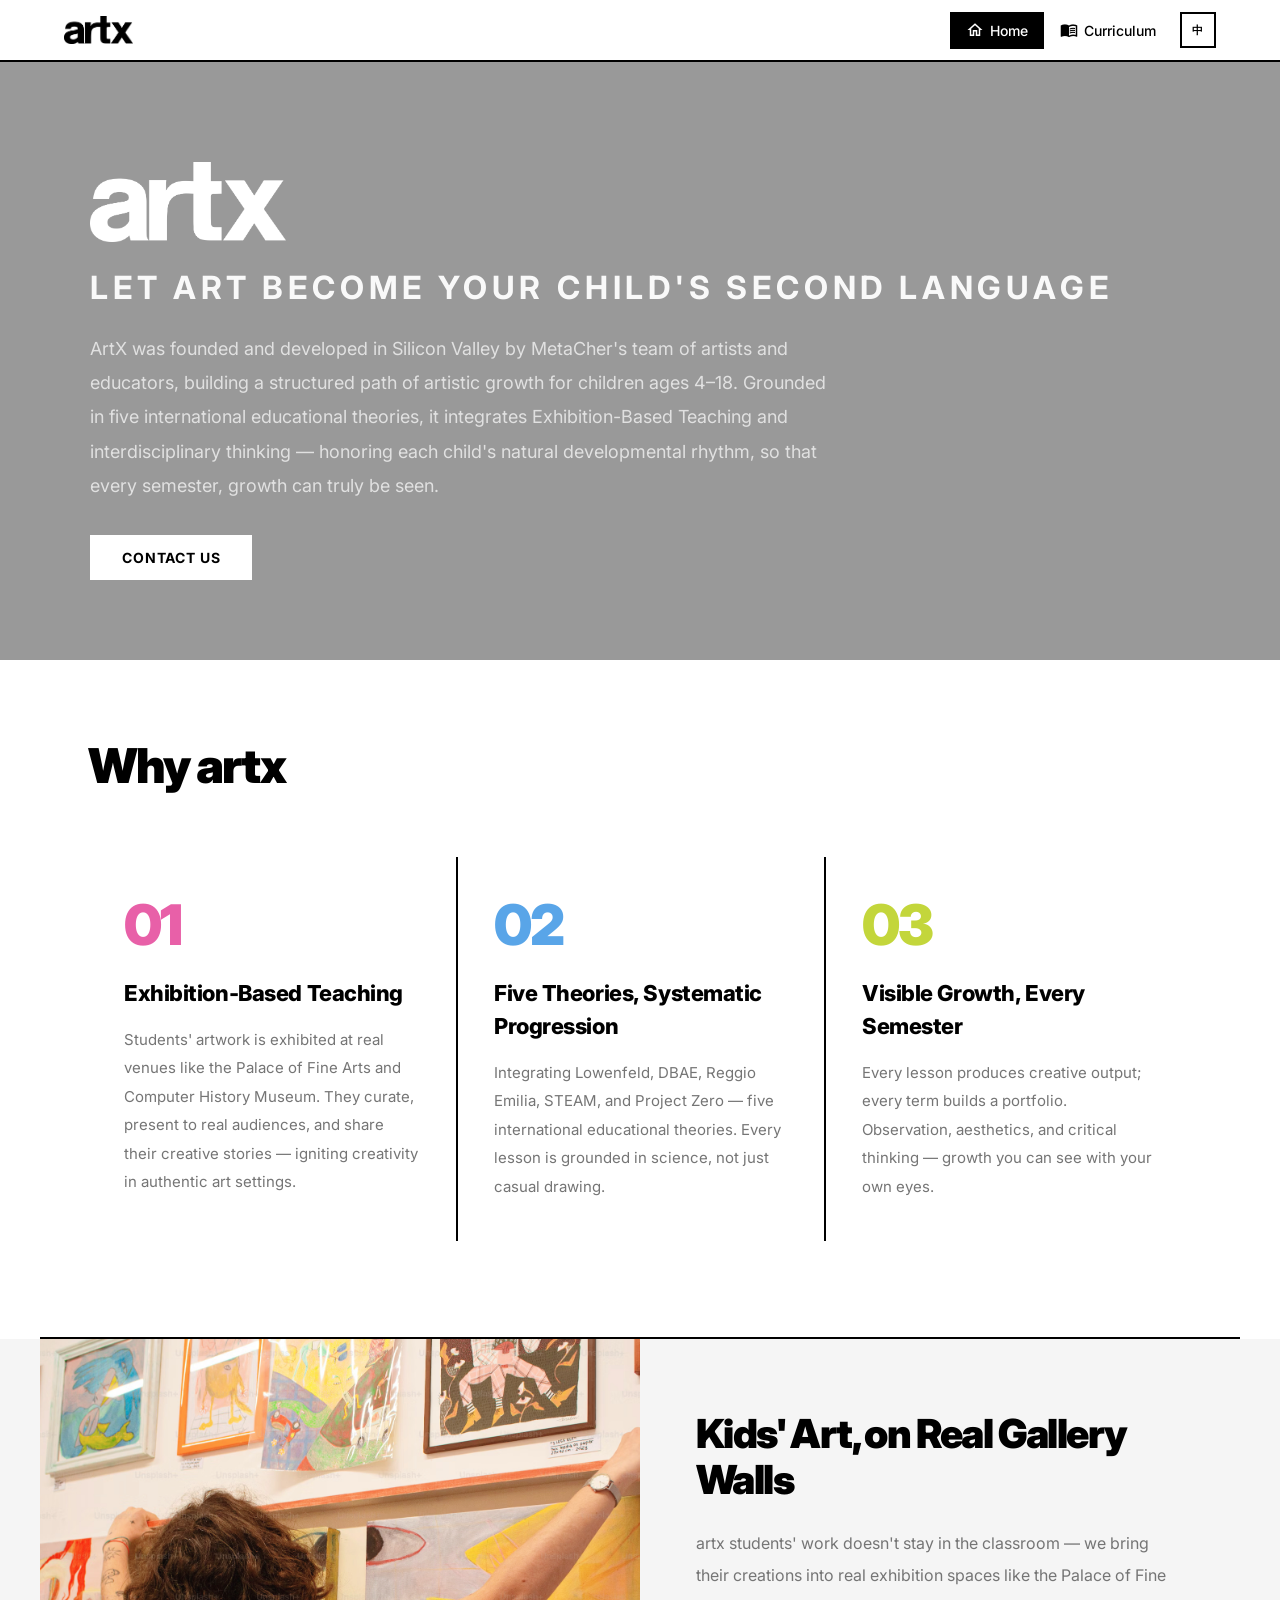
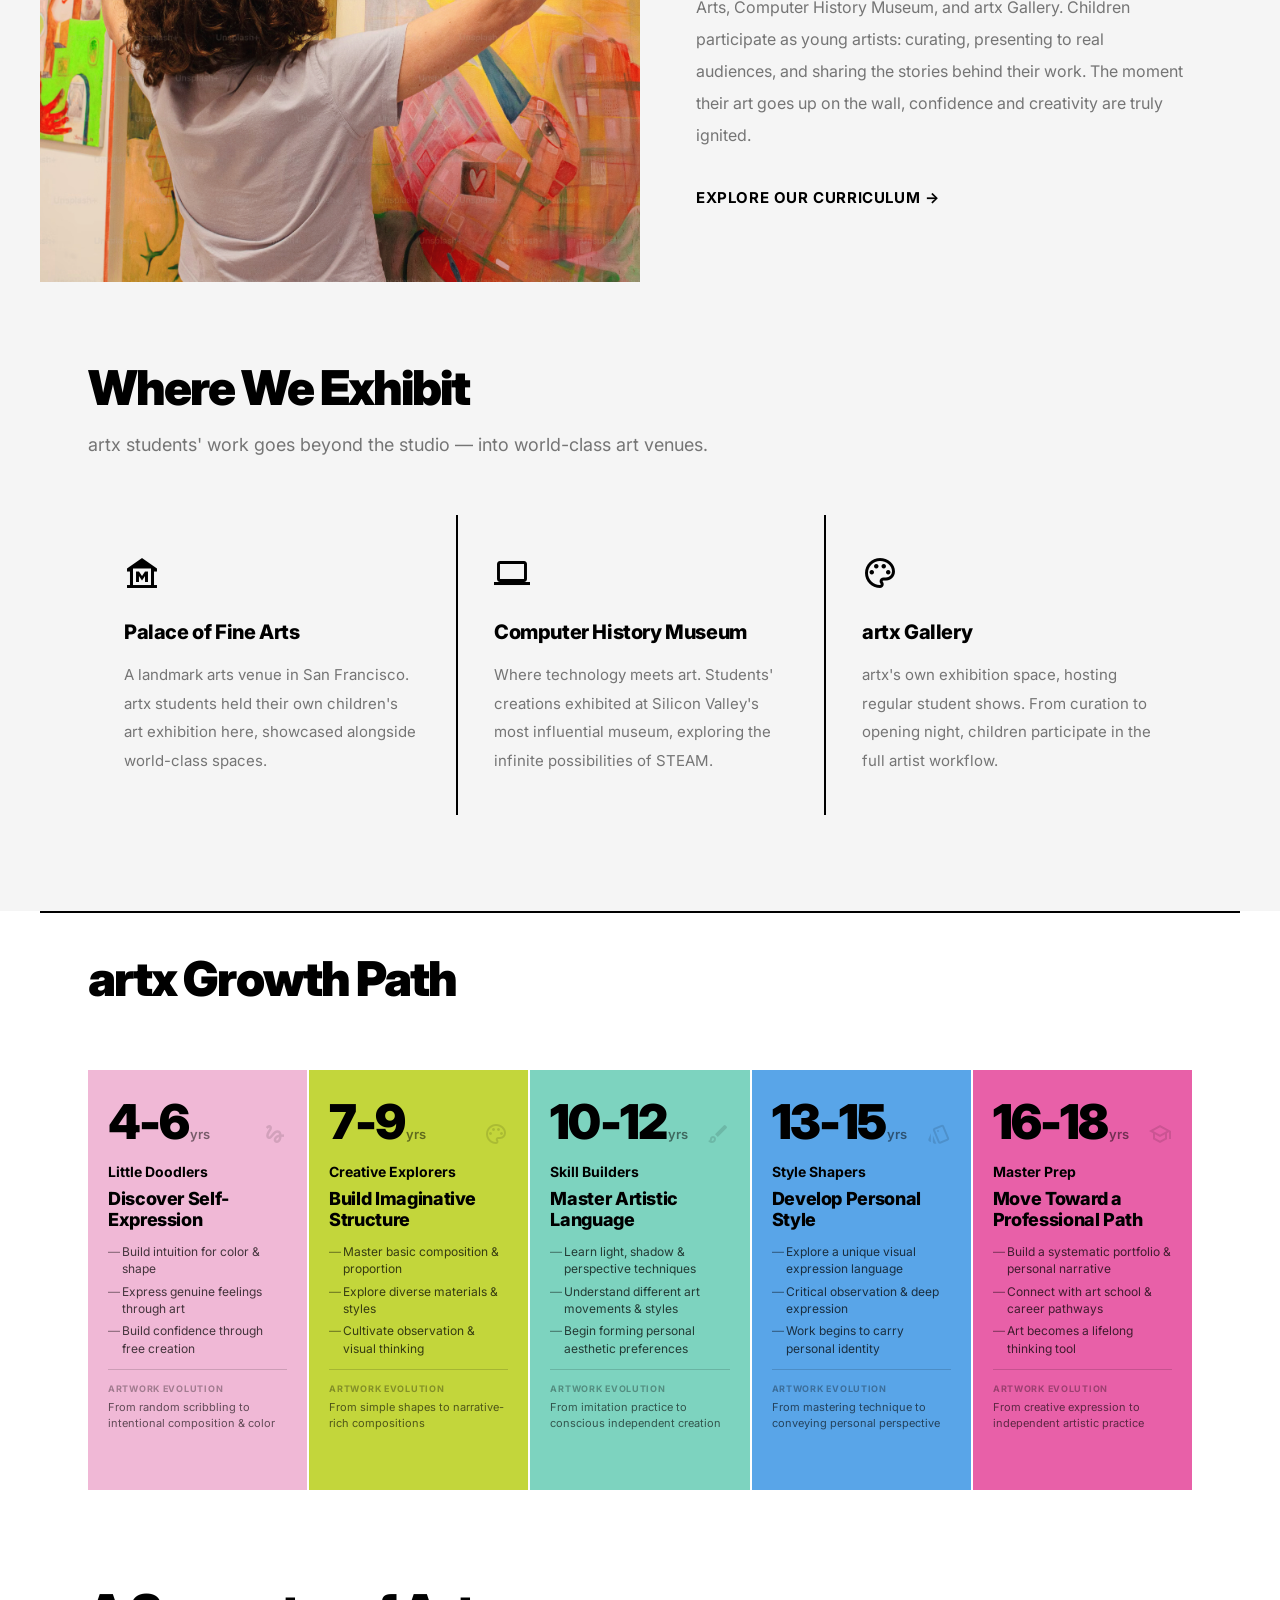
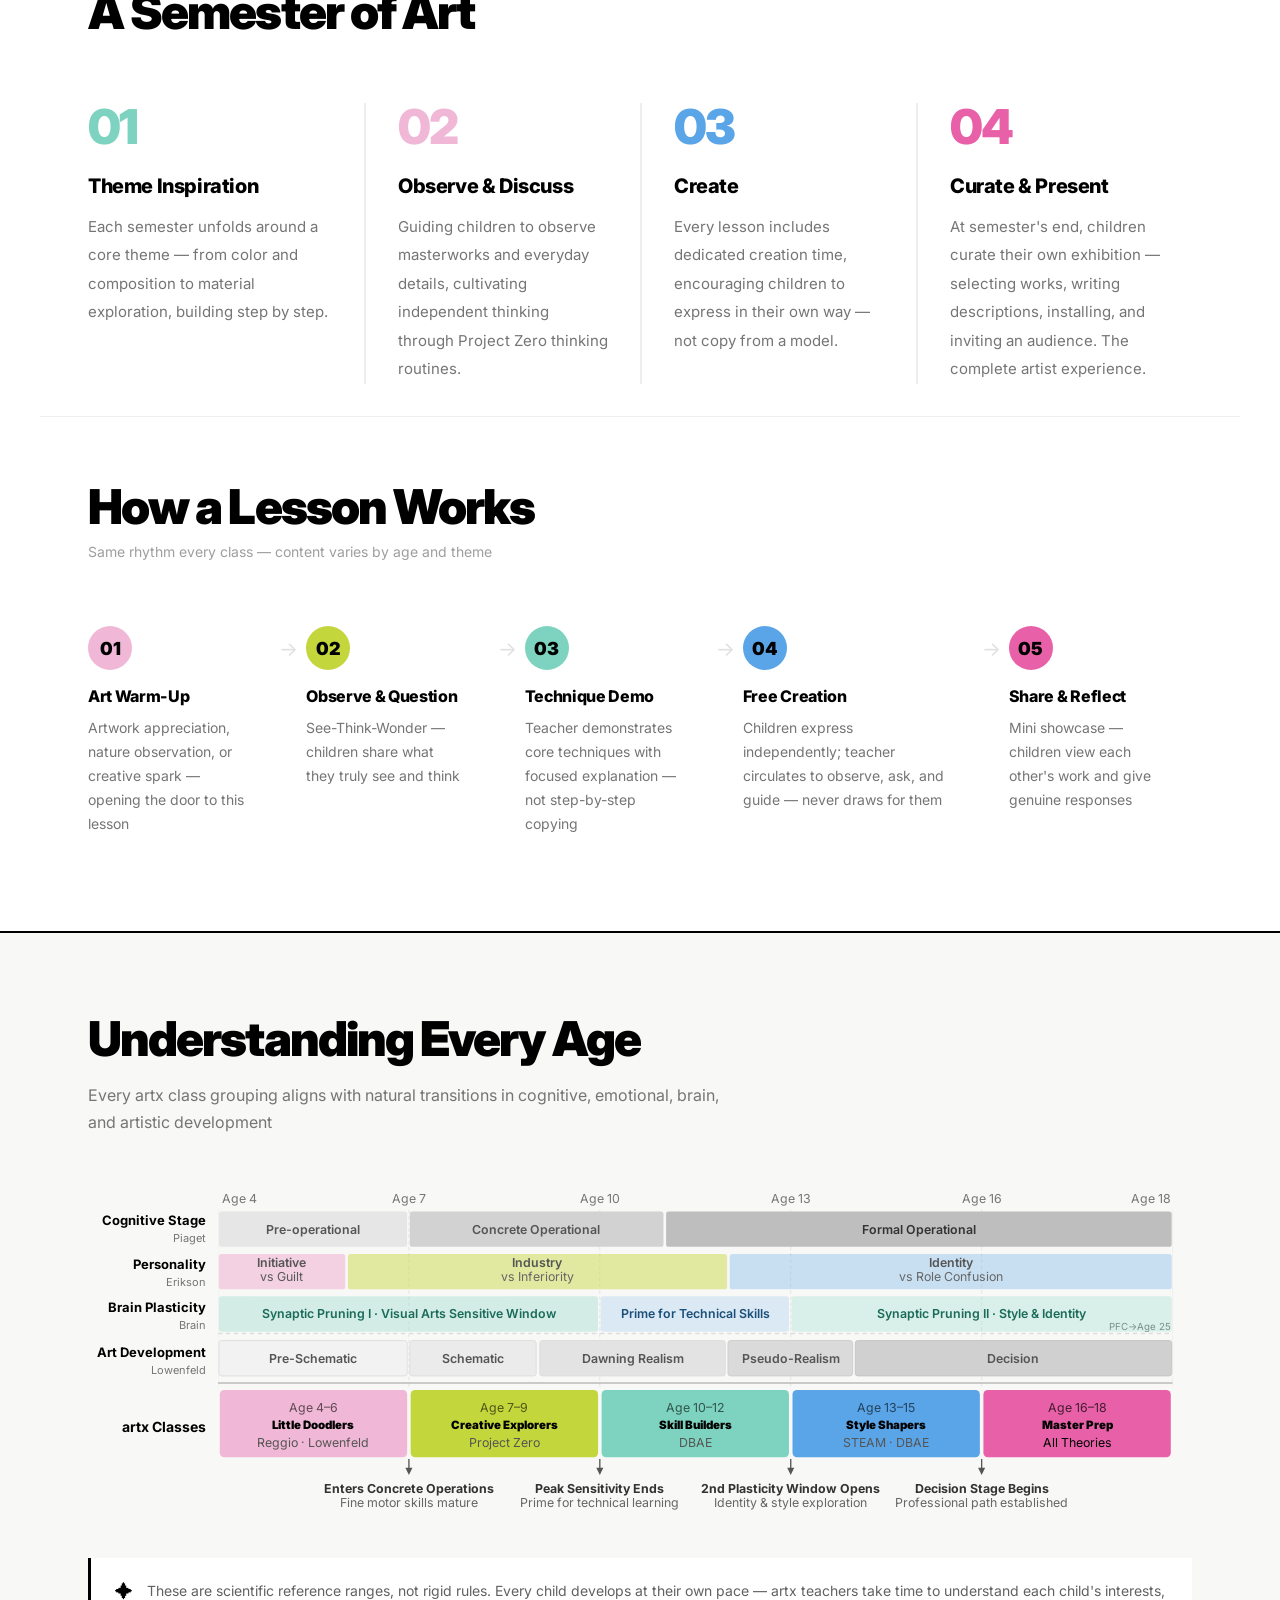
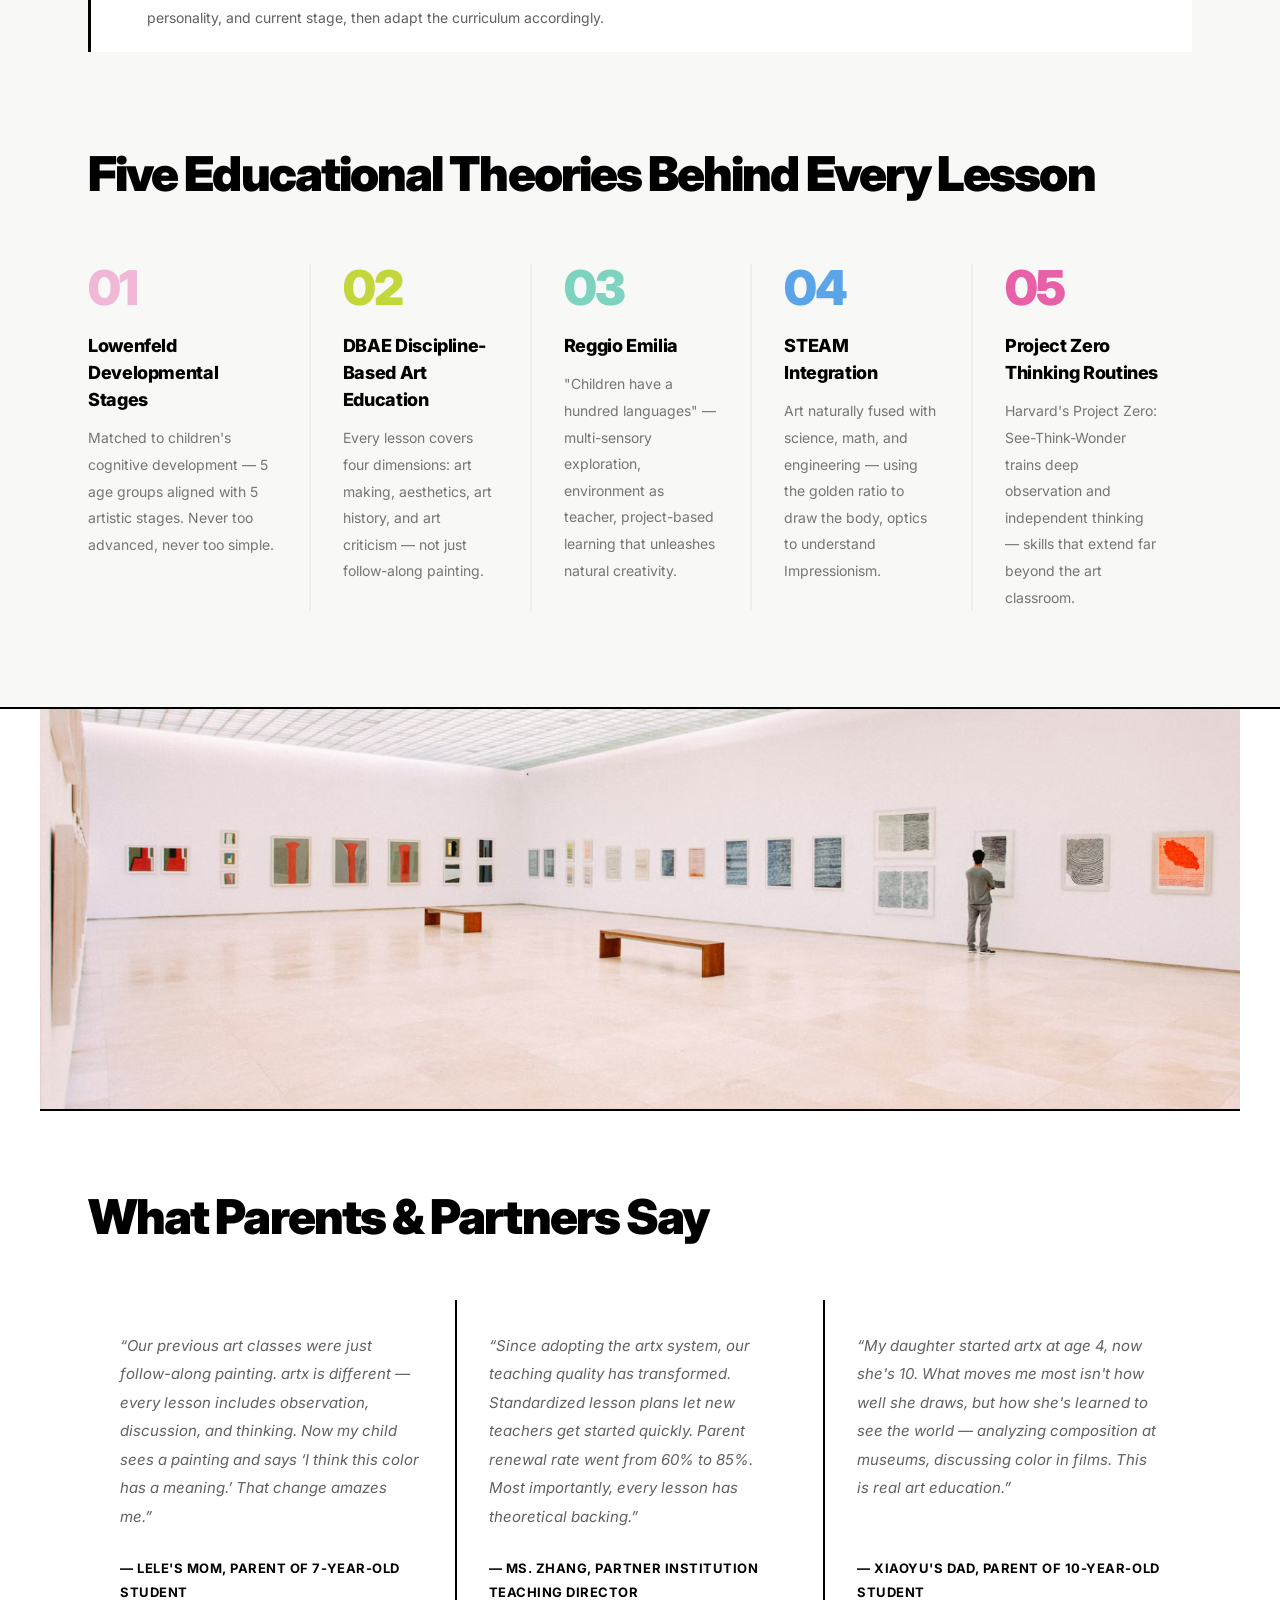
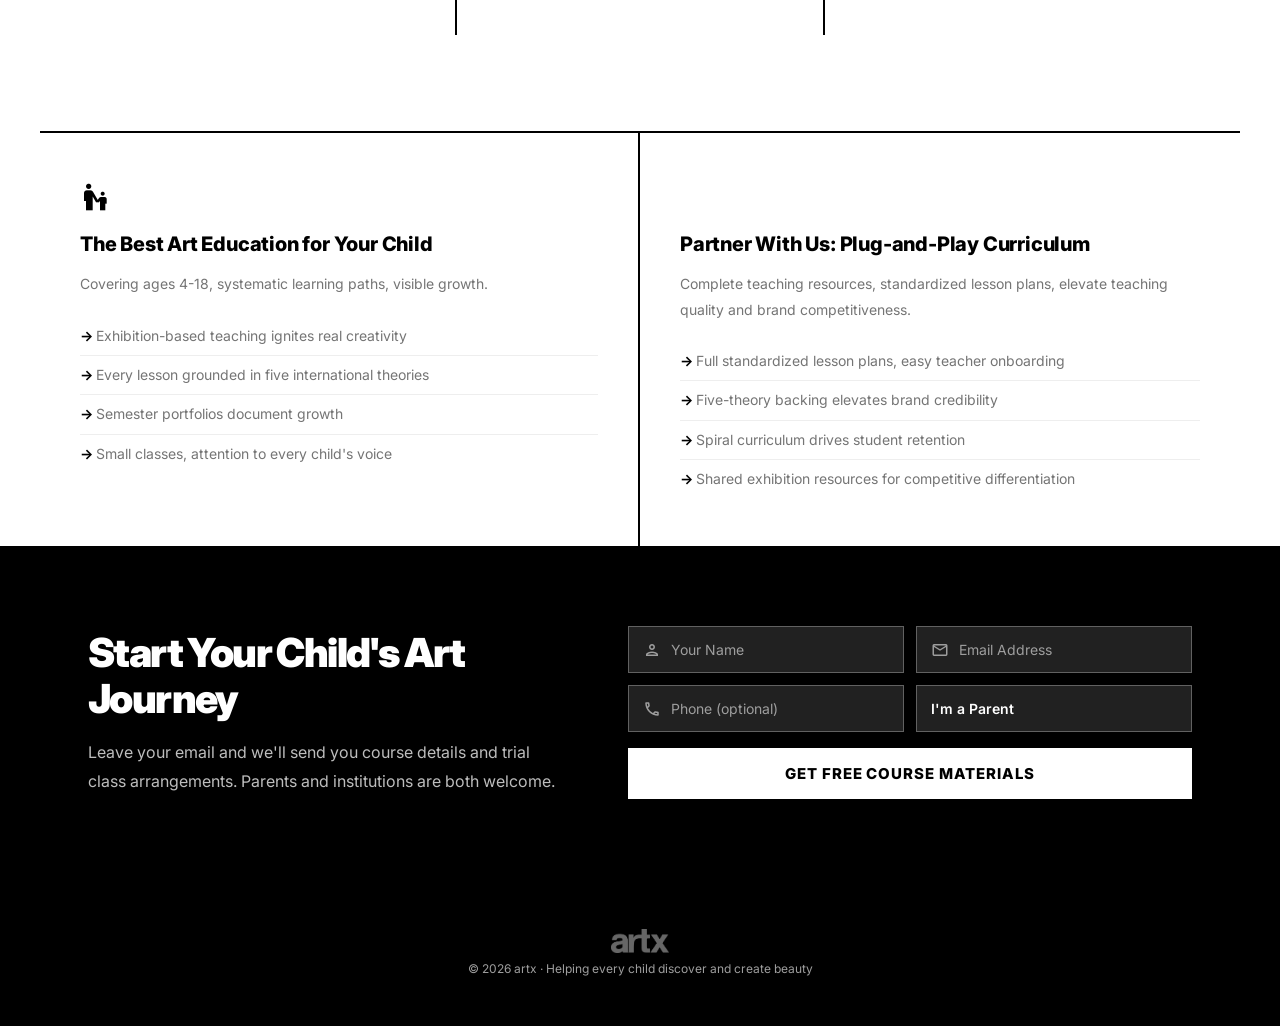
<file: index.html>
<!DOCTYPE html>
<html lang="zh-CN">
<head>
    <meta charset="UTF-8">
    <meta name="viewport" content="width=device-width, initial-scale=1.0">
    <title>artx · 课程中心</title>
    <link rel="stylesheet" href="styles.css">
    <link href="https://fonts.googleapis.com/css2?family=Noto+Sans+SC:wght@300;400;500;700;900&family=Inter:wght@300;400;500;600;700;800;900&display=swap" rel="stylesheet">
    <link href="https://fonts.googleapis.com/icon?family=Material+Icons+Outlined" rel="stylesheet">
</head>
<body>
    <!-- 顶部导航栏 (Material App Bar) -->
    <header class="app-bar">
        <div class="app-bar-inner">
            <div class="brand">
                <img src="assets/logo.png" alt="artx" class="brand-logo">
            </div>
            <nav class="nav-rail">
                <a href="#" class="nav-item active" data-view="home">
                    <span class="material-icons-outlined">home</span>
                    <span class="nav-label" data-i18n="nav.home">首页</span>
                </a>
                <a href="#" class="nav-item" data-view="curriculum">
                    <span class="material-icons-outlined">menu_book</span>
                    <span class="nav-label" data-i18n="nav.curriculum">大纲</span>
                </a>
                <!-- hidden temporarily
                <a href="#" class="nav-item" data-view="about">
                    <span class="material-icons-outlined">auto_stories</span>
                    <span class="nav-label" data-i18n="nav.about">体系</span>
                </a>
                <a href="#" class="nav-item" data-view="calendar">
                    <span class="material-icons-outlined">calendar_month</span>
                    <span class="nav-label" data-i18n="nav.calendar">课表</span>
                </a>
                -->
                <button class="lang-toggle" id="lang-toggle" title="Switch Language">
                    <span class="lang-label">EN</span>
                </button>
            </nav>
        </div>
    </header>

    <!-- 首页 -->
    <main id="view-home" class="view active">
        <!-- Hero -->
        <section class="hero-surface">
            <div class="hero-overlay"></div>
            <div class="hero-text">
                <img src="assets/logo.png" alt="artx" class="hero-logo">
                <p class="title-large" data-i18n="hero.subtitle">让艺术成为孩子的第二语言</p>
                <p class="body-large hero-sub" data-i18n="hero.desc">ArtX 由 MetaCher 艺术家与教育家团队在硅谷发起与研发，面向 4–18 岁儿童构建系统化艺术成长路径。以五大国际教育理论为基石，融合展览式教学与跨学科思维，顺应儿童真实的发展节奏——让每一个学期的成长，都能被看见。</p>
                <a href="#home-contact" class="hero-cta" data-i18n="hero.ctaContact">联系我们</a>
            </div>
        </section>

        <!-- Stats Bar (hidden for now) -->
        <!--
        <section class="home-stats">
            <div class="home-stats-inner">
                <div class="home-stat">
                    <span class="home-stat-num">4-18</span>
                    <span class="home-stat-label" data-i18n="home.stat1">岁全覆盖</span>
                </div>
                <div class="home-stat">
                    <span class="home-stat-num">5</span>
                    <span class="home-stat-label" data-i18n="home.stat2">个年龄段</span>
                </div>
                <div class="home-stat">
                    <span class="home-stat-num">5</span>
                    <span class="home-stat-label" data-i18n="home.stat3">大教育理论</span>
                </div>
                <div class="home-stat">
                    <span class="home-stat-num">3</span>
                    <span class="home-stat-label" data-i18n="home.stat4">年螺旋进阶</span>
                </div>
            </div>
        </section>
        -->

        <!-- How It Works — 3 Steps -->
        <section class="home-process reveal">
            <div class="home-process-inner">
                <h2 class="home-process-title" data-i18n="home.processTitle">为什么选择 artx</h2>
                <div class="home-process-grid">
                    <div class="home-process-step">
                        <span class="process-num">01</span>
                        <h3 data-i18n="home.step1t">展览式教学，真实体验</h3>
                        <p data-i18n="home.step1d">每学期结合真实艺术展览，带孩子走进美术馆。观展→解读→创作→策展，在完整闭环中激发真正的艺术感知力。</p>
                    </div>
                    <div class="home-process-step">
                        <span class="process-num">02</span>
                        <h3 data-i18n="home.step2t">五大理论，系统进阶</h3>
                        <p data-i18n="home.step2d">融合 Lowenfeld、DBAE、Reggio Emilia、STEAM、Project Zero 五大国际教育理论，每节课都有科学支撑，不是随便画画。</p>
                    </div>
                    <div class="home-process-step">
                        <span class="process-num">03</span>
                        <h3 data-i18n="home.step3t">看得见成长，每学期蜕变</h3>
                        <p data-i18n="home.step3d">每节课都有创作成果，每学期形成作品集。观察力、审美力、批判性思维——成长肉眼可见。</p>
                    </div>
                </div>
            </div>
        </section>

        <!-- Gallery Feature (image + text split) -->
        <div class="home-feature-wrapper">
        <section class="home-feature reveal">
            <div class="home-feature-img">
                <img src="assets/gallery.JPG" alt="artx gallery">
            </div>
            <div class="home-feature-text">
                <h2 data-i18n="home.featureTitle">孩子的作品，走进真实展厅</h2>
                <p data-i18n="home.featureDesc">artx 的学员作品不只停留在教室——我们把孩子们的创作带入 Palace of Fine Arts、Computer History Museum、artx Gallery 等真实展览空间。孩子们以小小艺术家的身份参与布展、面对真实观众、讲述自己的创作故事。当作品被挂上展墙的那一刻，自信与创造力被真正点燃。</p>
                <a href="#" class="home-feature-link" data-view="about" data-i18n="home.featureLink">了解课程体系 →</a>
            </div>
        </section>
        </div>

        <!-- Exhibition Venues -->
        <div class="home-venues-wrapper">
        <section class="home-venues reveal">
            <div class="home-venues-inner">
                <h2 class="home-venues-title" data-i18n="home.venuesTitle">我们的展览足迹</h2>
                <p class="home-venues-desc" data-i18n="home.venuesDesc">artx 学员的作品不只停留在画室，而是走进真正的艺术殿堂。</p>
                <div class="home-venues-grid">
                    <div class="home-venue-card">
                        <div class="venue-icon"><span class="material-icons-outlined">museum</span></div>
                        <h3>Palace of Fine Arts</h3>
                        <p data-i18n="home.venue1d">旧金山地标性艺术殿堂，artx 学员在这里举办了专属儿童艺术展，作品与世界级场馆同框。</p>
                    </div>
                    <div class="home-venue-card">
                        <div class="venue-icon"><span class="material-icons-outlined">computer</span></div>
                        <h3>Computer History Museum</h3>
                        <p data-i18n="home.venue2d">科技与艺术的跨界碰撞，孩子们的创作在硅谷最具影响力的博物馆中展出，探索 STEAM 的无限可能。</p>
                    </div>
                    <div class="home-venue-card">
                        <div class="venue-icon"><span class="material-icons-outlined">palette</span></div>
                        <h3>artx Gallery</h3>
                        <p data-i18n="home.venue3d">artx 自有展览空间，定期举办学员作品展。从布展到开幕，孩子全程参与，体验真正的艺术家工作流程。</p>
                    </div>
                </div>
            </div>
        </section>
        </div>

        <!-- Programs (Growth Path) -->
        <section class="home-programs reveal">
            <div class="home-programs-inner">
            <h2 class="home-programs-title" data-i18n="home.selectClass">artx 成长路径</h2>
            <div class="age-grid">
                <div class="md-card age-card reveal card-red" data-age="4-6">
                    <div class="card-visual">
                        <div class="card-visual-text">
                            <span class="age-num">4-6</span>
                            <span class="age-suffix" data-i18n="age.suffix">岁</span>
                        </div>
                        <span class="card-icon material-icons-outlined">gesture</span>
                    </div>
                    <div class="card-body">
                        <p class="title-medium" data-i18n="class.4-6.name">小小涂鸦班</p>
                        <h3 class="card-headline" data-i18n="card.4-6.headline">发现自我表达</h3>
                        <ul class="card-bullets">
                            <li data-i18n="card.4-6.b1">建立色彩与形状直觉</li>
                            <li data-i18n="card.4-6.b2">用画笔表达真实感受</li>
                            <li data-i18n="card.4-6.b3">在自由创作中建立自信</li>
                        </ul>
                        <div class="card-evolution">
                            <span class="ce-label" data-i18n="card.evolutionLabel">作品演变</span>
                            <span data-i18n="card.4-6.evolution">从随意涂鸦到有意图的构图与色彩</span>
                        </div>
                    </div>
                    <div class="card-action"><span class="material-icons-outlined">arrow_forward</span></div>
                </div>
                <div class="md-card age-card reveal card-green" data-age="7-9">
                    <div class="card-visual">
                        <div class="card-visual-text">
                            <span class="age-num">7-9</span>
                            <span class="age-suffix" data-i18n="age.suffix">岁</span>
                        </div>
                        <span class="card-icon material-icons-outlined">palette</span>
                    </div>
                    <div class="card-body">
                        <p class="title-medium" data-i18n="class.7-9.name">创意探索班</p>
                        <h3 class="card-headline" data-i18n="card.7-9.headline">构建想象力结构</h3>
                        <ul class="card-bullets">
                            <li data-i18n="card.7-9.b1">掌握基础构图与比例</li>
                            <li data-i18n="card.7-9.b2">探索多种媒材与风格</li>
                            <li data-i18n="card.7-9.b3">培养观察力与视觉思维</li>
                        </ul>
                        <div class="card-evolution">
                            <span class="ce-label" data-i18n="card.evolutionLabel">作品演变</span>
                            <span data-i18n="card.7-9.evolution">从简单形状到有叙事感的画面</span>
                        </div>
                    </div>
                    <div class="card-action"><span class="material-icons-outlined">arrow_forward</span></div>
                </div>
                <div class="md-card age-card reveal card-blue" data-age="10-12">
                    <div class="card-visual">
                        <div class="card-visual-text">
                            <span class="age-num">10-12</span>
                            <span class="age-suffix" data-i18n="age.suffix">岁</span>
                        </div>
                        <span class="card-icon material-icons-outlined">brush</span>
                    </div>
                    <div class="card-body">
                        <p class="title-medium" data-i18n="class.10-12.name">技法进阶班</p>
                        <h3 class="card-headline" data-i18n="card.10-12.headline">掌握艺术语言</h3>
                        <ul class="card-bullets">
                            <li data-i18n="card.10-12.b1">习得光影、透视等专业技法</li>
                            <li data-i18n="card.10-12.b2">理解不同艺术流派与语言</li>
                            <li data-i18n="card.10-12.b3">开始形成个人审美偏好</li>
                        </ul>
                        <div class="card-evolution">
                            <span class="ce-label" data-i18n="card.evolutionLabel">作品演变</span>
                            <span data-i18n="card.10-12.evolution">从临摹练习到有意识的独立创作</span>
                        </div>
                    </div>
                    <div class="card-action"><span class="material-icons-outlined">arrow_forward</span></div>
                </div>
                <div class="md-card age-card reveal card-purple" data-age="13-15">
                    <div class="card-visual">
                        <div class="card-visual-text">
                            <span class="age-num">13-15</span>
                            <span class="age-suffix" data-i18n="age.suffix">岁</span>
                        </div>
                        <span class="card-icon material-icons-outlined">style</span>
                    </div>
                    <div class="card-body">
                        <p class="title-medium" data-i18n="class.13-15.name">风格养成班</p>
                        <h3 class="card-headline" data-i18n="card.13-15.headline">形成个人风格</h3>
                        <ul class="card-bullets">
                            <li data-i18n="card.13-15.b1">探索独特的视觉表达语言</li>
                            <li data-i18n="card.13-15.b2">批判性观察与深度表达</li>
                            <li data-i18n="card.13-15.b3">作品开始有个人识别度</li>
                        </ul>
                        <div class="card-evolution">
                            <span class="ce-label" data-i18n="card.evolutionLabel">作品演变</span>
                            <span data-i18n="card.13-15.evolution">从掌握技法到传递个人观点</span>
                        </div>
                    </div>
                    <div class="card-action"><span class="material-icons-outlined">arrow_forward</span></div>
                </div>
                <div class="md-card age-card reveal card-orange" data-age="16-18">
                    <div class="card-visual">
                        <div class="card-visual-text">
                            <span class="age-num">16-18</span>
                            <span class="age-suffix" data-i18n="age.suffix">岁</span>
                        </div>
                        <span class="card-icon material-icons-outlined">school</span>
                    </div>
                    <div class="card-body">
                        <p class="title-medium" data-i18n="class.16-18.name">大师预备班</p>
                        <h3 class="card-headline" data-i18n="card.16-18.headline">迈向专业路径</h3>
                        <ul class="card-bullets">
                            <li data-i18n="card.16-18.b1">构建系统作品集与自我叙事</li>
                            <li data-i18n="card.16-18.b2">对接艺术升学与职业方向</li>
                            <li data-i18n="card.16-18.b3">艺术成为终身思维工具</li>
                        </ul>
                        <div class="card-evolution">
                            <span class="ce-label" data-i18n="card.evolutionLabel">作品演变</span>
                            <span data-i18n="card.16-18.evolution">从创作表达到独立的艺术实践</span>
                        </div>
                    </div>
                    <div class="card-action"><span class="material-icons-outlined">arrow_forward</span></div>
                </div>
            </div>
            </div>
        </section>

        <!-- How a Semester Looks -->
        <div class="home-journey-wrapper">
        <section class="home-journey reveal">
            <div class="home-journey-inner">
                <h2 class="home-journey-title" data-i18n="home.journeyTitle">一学期的艺术旅程</h2>
                <div class="home-journey-steps">
                    <div class="journey-step">
                        <div class="journey-num">01</div>
                        <div class="journey-content">
                            <h3 data-i18n="home.j1t">主题启发</h3>
                            <p data-i18n="home.j1d">每学期围绕一个核心主题展开，从色彩、构图到材料探索，循序渐进。</p>
                        </div>
                    </div>
                    <div class="journey-step">
                        <div class="journey-num">02</div>
                        <div class="journey-content">
                            <h3 data-i18n="home.j2t">观察与讨论</h3>
                            <p data-i18n="home.j2d">引导孩子观察大师作品和生活细节，用 Project Zero 思维例程培养独立思考。</p>
                        </div>
                    </div>
                    <div class="journey-step">
                        <div class="journey-num">03</div>
                        <div class="journey-content">
                            <h3 data-i18n="home.j3t">动手创作</h3>
                            <p data-i18n="home.j3d">每节课都有完整的创作环节，鼓励孩子用自己的方式表达，而不是照着画。</p>
                        </div>
                    </div>
                    <div class="journey-step">
                        <div class="journey-num">04</div>
                        <div class="journey-content">
                            <h3 data-i18n="home.j4t">策展与展示</h3>
                            <p data-i18n="home.j4d">学期末孩子们策划自己的展览——选作品、写说明、布展、邀请观众，完整体验艺术家的创作闭环。</p>
                        </div>
                    </div>
                </div>
            </div>
        </section>

        <!-- How a Lesson Looks -->
        <section class="home-lesson reveal">
            <div class="home-lesson-inner">
                <div class="home-lesson-header">
                    <h2 class="home-lesson-title" data-i18n="home.lessonTitle">每节课的样子</h2>
                    <p class="home-lesson-sub" data-i18n="home.lessonSub">整体节奏如此，具体内容因年龄和主题而变化</p>
                </div>
                <div class="lesson-flow">
                    <div class="lesson-step">
                        <div class="lesson-step-top">
                            <span class="lesson-badge" style="background:var(--moma-pink)">01</span>
                        </div>
                        <h3 class="lesson-step-title" data-i18n="home.l1t">艺术导入</h3>
                        <p class="lesson-step-desc" data-i18n="home.l1d">欣赏作品、观察自然、感知材料，或创意激发——为本节课打开一扇门</p>
                    </div>
                    <div class="lesson-arrow" aria-hidden="true">→</div>
                    <div class="lesson-step">
                        <div class="lesson-step-top">
                            <span class="lesson-badge" style="background:var(--moma-lime)">02</span>
                        </div>
                        <h3 class="lesson-step-title" data-i18n="home.l2t">观察与提问</h3>
                        <p class="lesson-step-desc" data-i18n="home.l2d">See-Think-Wonder——孩子说出自己真正看到和想到的</p>
                    </div>
                    <div class="lesson-arrow" aria-hidden="true">→</div>
                    <div class="lesson-step">
                        <div class="lesson-step-top">
                            <span class="lesson-badge" style="background:var(--moma-mint)">03</span>
                        </div>
                        <h3 class="lesson-step-title" data-i18n="home.l3t">技法演示</h3>
                        <p class="lesson-step-desc" data-i18n="home.l3d">老师示范核心技法，重点讲解，不是全程跟着画</p>
                    </div>
                    <div class="lesson-arrow" aria-hidden="true">→</div>
                    <div class="lesson-step lesson-step-main">
                        <div class="lesson-step-top">
                            <span class="lesson-badge" style="background:var(--moma-blue)">04</span>
                        </div>
                        <h3 class="lesson-step-title" data-i18n="home.l4t">自由创作</h3>
                        <p class="lesson-step-desc" data-i18n="home.l4d">孩子独立表达，老师巡回观察、提问、引导——不替孩子画</p>
                    </div>
                    <div class="lesson-arrow" aria-hidden="true">→</div>
                    <div class="lesson-step">
                        <div class="lesson-step-top">
                            <span class="lesson-badge" style="background:var(--moma-magenta)">05</span>
                        </div>
                        <h3 class="lesson-step-title" data-i18n="home.l5t">作品分享</h3>
                        <p class="lesson-step-desc" data-i18n="home.l5d">小型展示，孩子互相观看并给出真实回应</p>
                    </div>
                </div>
            </div>
        </section>
        </div>

        <!-- Development Chart -->
        <section class="home-devchart">
            <div class="home-devchart-inner">
                <h2 class="home-devchart-title" data-i18n="home.devchartTitle">读懂每个年龄的孩子</h2>
                <p class="home-devchart-sub" data-i18n="home.devchartSub">artx 的每个分班节点，都对应儿童认知、人格、大脑与绘画发展的自然转变</p>
                <div class="devchart-chart-container">
                  <div class="devchart-labels-col" aria-hidden="true">
                    <div class="dcl-item" style="top:13.16%"><strong data-i18n="chart.row1">认知阶段</strong><span>Piaget</span></div>
                    <div class="dcl-item" style="top:25.79%"><strong data-i18n="chart.row2">人格发展</strong><span>Erikson</span></div>
                    <div class="dcl-item" style="top:38.42%"><strong data-i18n="chart.row3">大脑可塑性</strong><span>Brain</span></div>
                    <div class="dcl-item" style="top:51.58%"><strong data-i18n="chart.row4">绘画发展</strong><span>Lowenfeld</span></div>
                    <div class="dcl-item dcl-artx" style="top:71.05%"><strong data-i18n="chart.row5">artx 课程</strong></div>
                  </div>
                <div class="devchart-svg-wrap">
                  <svg viewBox="0 0 1102 380" xmlns="http://www.w3.org/2000/svg"
                       style="font-family:'Inter','Noto Sans SC',sans-serif;">
                    <!-- Vertical grid lines -->
                    <line x1="0" y1="28" x2="0" y2="228" stroke="#EEEEEE" stroke-width="1"/>
                    <line x1="216" y1="28" x2="216" y2="228" stroke="#E2E2E2" stroke-width="1" stroke-dasharray="4 3"/>
                    <line x1="432" y1="28" x2="432" y2="228" stroke="#E2E2E2" stroke-width="1" stroke-dasharray="4 3"/>
                    <line x1="648" y1="28" x2="648" y2="228" stroke="#E2E2E2" stroke-width="1" stroke-dasharray="4 3"/>
                    <line x1="864" y1="28" x2="864" y2="228" stroke="#E2E2E2" stroke-width="1" stroke-dasharray="4 3"/>
                    <line x1="1080" y1="28" x2="1080" y2="228" stroke="#EEEEEE" stroke-width="1"/>

                    <!-- Age scale -->
                    <text x="4" y="20" text-anchor="start" font-size="14" fill="#767676" data-i18n="chart.age4">4岁</text>
                    <text x="216" y="20" text-anchor="middle" font-size="14" fill="#767676" data-i18n="chart.age7">7岁</text>
                    <text x="432" y="20" text-anchor="middle" font-size="14" fill="#767676" data-i18n="chart.age10">10岁</text>
                    <text x="648" y="20" text-anchor="middle" font-size="14" fill="#767676" data-i18n="chart.age13">13岁</text>
                    <text x="864" y="20" text-anchor="middle" font-size="14" fill="#767676" data-i18n="chart.age16">16岁</text>
                    <text x="1078" y="20" text-anchor="end" font-size="14" fill="#767676" data-i18n="chart.age18">18岁</text>

                    <!-- Track 1: Piaget (h=40) -->
                    <rect x="1" y="30" width="213" height="40" rx="3" fill="#E6E6E6"/>
                    <text x="108" y="55" text-anchor="middle" font-size="14" font-weight="600" fill="#555" data-i18n="chart.p1">前运算期</text>
                    <rect x="217" y="30" width="287" height="40" rx="3" fill="#D2D2D2"/>
                    <text x="360" y="55" text-anchor="middle" font-size="14" font-weight="600" fill="#555" data-i18n="chart.p2">具体运算期</text>
                    <rect x="507" y="30" width="572" height="40" rx="3" fill="#BEBEBE"/>
                    <text x="793" y="55" text-anchor="middle" font-size="14" font-weight="600" fill="#333" data-i18n="chart.p3">形式运算期</text>

                    <!-- Track 2: Erikson (h=40, y=78) -->
                    <rect x="1" y="78" width="143" height="40" rx="3" fill="#F0B8D6" fill-opacity="0.6"/>
                    <text x="72" y="93" text-anchor="middle" font-size="14" font-weight="600" fill="#555" data-i18n="chart.e1a">主动</text>
                    <text x="72" y="109" text-anchor="middle" font-size="14" fill="#595959" data-i18n="chart.e1b">vs 内疚</text>
                    <rect x="147" y="78" width="429" height="40" rx="3" fill="#C3D63B" fill-opacity="0.45"/>
                    <text x="361" y="93" text-anchor="middle" font-size="14" font-weight="600" fill="#555" data-i18n="chart.e2a">勤奋</text>
                    <text x="361" y="109" text-anchor="middle" font-size="14" fill="#666" data-i18n="chart.e2b">vs 自卑</text>
                    <rect x="579" y="78" width="500" height="40" rx="3" fill="#59A5E8" fill-opacity="0.3"/>
                    <text x="829" y="93" text-anchor="middle" font-size="14" font-weight="600" fill="#555" data-i18n="chart.e3a">同一性建立</text>
                    <text x="829" y="109" text-anchor="middle" font-size="14" fill="#666" data-i18n="chart.e3b">vs 角色混乱</text>

                    <!-- Track 3: Brain – 3 segments (h=40, y=126) -->
                    <line x1="0" y1="168" x2="1080" y2="168" stroke="#DDDDDD" stroke-width="1.5" stroke-dasharray="5 4"/>
                    <text x="1078" y="164" text-anchor="end" font-size="11" fill="#767676" data-i18n="chart.pfc">PFC→25岁</text>
                    <rect x="1" y="126" width="429" height="40" rx="3" fill="#7DD3BF" fill-opacity="0.30"/>
                    <text x="216" y="151" text-anchor="middle" font-size="14" font-weight="600" fill="#1A6B5A" data-i18n="chart.b1">突触修剪 I · 视觉艺术敏感窗口</text>
                    <rect x="433" y="126" width="213" height="40" rx="3" fill="#59A5E8" fill-opacity="0.18"/>
                    <text x="540" y="151" text-anchor="middle" font-size="14" font-weight="600" fill="#1A507A" data-i18n="chart.b2">技法学习黄金期</text>
                    <rect x="649" y="126" width="430" height="40" rx="3" fill="#7DD3BF" fill-opacity="0.25"/>
                    <text x="864" y="151" text-anchor="middle" font-size="14" font-weight="600" fill="#1A6B5A" data-i18n="chart.b3">突触修剪 II · 风格与身份探索</text>

                    <!-- Track 4: Lowenfeld (h=40, y=176) -->
                    <rect x="1" y="176" width="213" height="40" rx="3" fill="#F2F2F2" stroke="#DDDDDD" stroke-width="1"/>
                    <text x="108" y="201" text-anchor="middle" font-size="14" font-weight="600" fill="#555" data-i18n="chart.l1">前图式期</text>
                    <rect x="217" y="176" width="143" height="40" rx="3" fill="#EBEBEB" stroke="#DDDDDD" stroke-width="1"/>
                    <text x="289" y="201" text-anchor="middle" font-size="14" font-weight="600" fill="#555" data-i18n="chart.l2">图式期</text>
                    <rect x="364" y="176" width="210" height="40" rx="3" fill="#E3E3E3" stroke="#DDDDDD" stroke-width="1"/>
                    <text x="469" y="201" text-anchor="middle" font-size="14" font-weight="600" fill="#555" data-i18n="chart.l3">写实萌芽</text>
                    <rect x="577" y="176" width="141" height="40" rx="3" fill="#DADADA" stroke="#CCCCCC" stroke-width="1"/>
                    <text x="648" y="201" text-anchor="middle" font-size="14" font-weight="600" fill="#555" data-i18n="chart.l4">拟写实期</text>
                    <rect x="721" y="176" width="358" height="40" rx="3" fill="#D0D0D0" stroke="#C4C4C4" stroke-width="1"/>
                    <text x="900" y="201" text-anchor="middle" font-size="14" font-weight="600" fill="#555" data-i18n="chart.l5">决定期</text>

                    <!-- Separator -->
                    <line x1="0" y1="224" x2="1080" y2="224" stroke="#BBBBBB" stroke-width="1.5"/>

                    <!-- artx courses (y=232) -->
                    <rect x="2" y="232" width="212" height="76" rx="5" fill="#F0B8D6"/>
                    <text x="108" y="257" text-anchor="middle" font-size="14" fill="#000" opacity="0.6" data-i18n="chart.c1age">4 – 6 岁</text>
                    <text x="108" y="276" text-anchor="middle" font-size="13" font-weight="900" fill="#000" data-i18n="chart.c1name">小小涂鸦班</text>
                    <text x="108" y="296" text-anchor="middle" font-size="14" fill="#555">Reggio · Lowenfeld</text>

                    <rect x="218" y="232" width="212" height="76" rx="5" fill="#C3D63B"/>
                    <text x="324" y="257" text-anchor="middle" font-size="14" fill="#000" opacity="0.6" data-i18n="chart.c2age">7 – 9 岁</text>
                    <text x="324" y="276" text-anchor="middle" font-size="13" font-weight="900" fill="#000" data-i18n="chart.c2name">创意探索班</text>
                    <text x="324" y="296" text-anchor="middle" font-size="14" fill="#555">Project Zero</text>

                    <rect x="434" y="232" width="212" height="76" rx="5" fill="#7DD3BF"/>
                    <text x="540" y="257" text-anchor="middle" font-size="14" fill="#000" opacity="0.6" data-i18n="chart.c3age">10 – 12 岁</text>
                    <text x="540" y="276" text-anchor="middle" font-size="13" font-weight="900" fill="#000" data-i18n="chart.c3name">技法进阶班</text>
                    <text x="540" y="296" text-anchor="middle" font-size="14" fill="#555">DBAE</text>

                    <rect x="650" y="232" width="212" height="76" rx="5" fill="#59A5E8"/>
                    <text x="756" y="257" text-anchor="middle" font-size="14" fill="#000" opacity="0.6" data-i18n="chart.c4age">13 – 15 岁</text>
                    <text x="756" y="276" text-anchor="middle" font-size="13" font-weight="900" fill="#000" data-i18n="chart.c4name">风格养成班</text>
                    <text x="756" y="296" text-anchor="middle" font-size="14" fill="#555">STEAM · DBAE</text>

                    <rect x="866" y="232" width="212" height="76" rx="5" fill="#E860A8"/>
                    <text x="972" y="257" text-anchor="middle" font-size="14" fill="#000" opacity="0.7" data-i18n="chart.c5age">16 – 18 岁</text>
                    <text x="972" y="276" text-anchor="middle" font-size="13" font-weight="900" fill="#000" data-i18n="chart.c5name">大师预备班</text>
                    <text x="972" y="296" text-anchor="middle" font-size="14" fill="#000">All Theories</text>

                    <!-- Annotations -->
                    <line x1="216" y1="310" x2="216" y2="322" stroke="#555" stroke-width="1.5"/>
                    <polygon points="216,328 212,320 220,320" fill="#555"/>
                    <text x="216" y="348" text-anchor="middle" font-size="14" font-weight="700" fill="#333" data-i18n="chart.a1t">认知进入具体运算</text>
                    <text x="216" y="364" text-anchor="middle" font-size="14" fill="#666" data-i18n="chart.a1d">精细运动快速成熟</text>

                    <line x1="432" y1="310" x2="432" y2="322" stroke="#555" stroke-width="1.5"/>
                    <polygon points="432,328 428,320 436,320" fill="#555"/>
                    <text x="432" y="348" text-anchor="middle" font-size="14" font-weight="700" fill="#333" data-i18n="chart.a2t">敏感期高峰结束</text>
                    <text x="432" y="364" text-anchor="middle" font-size="14" fill="#666" data-i18n="chart.a2d">技法学习黄金期</text>

                    <line x1="648" y1="310" x2="648" y2="322" stroke="#555" stroke-width="1.5"/>
                    <polygon points="648,328 644,320 652,320" fill="#555"/>
                    <text x="648" y="348" text-anchor="middle" font-size="14" font-weight="700" fill="#333" data-i18n="chart.a3t">第二可塑窗口开启</text>
                    <text x="648" y="364" text-anchor="middle" font-size="14" fill="#666" data-i18n="chart.a3d">同一性与风格探索</text>

                    <line x1="864" y1="310" x2="864" y2="322" stroke="#555" stroke-width="1.5"/>
                    <polygon points="864,328 860,320 868,320" fill="#555"/>
                    <text x="864" y="348" text-anchor="middle" font-size="14" font-weight="700" fill="#333" data-i18n="chart.a4t">决定期全面开始</text>
                    <text x="864" y="364" text-anchor="middle" font-size="14" fill="#666" data-i18n="chart.a4d">专业路径确立</text>
                  </svg>
                </div>
                </div><!-- /devchart-chart-container -->
                <div class="devchart-note">
                    <span class="devchart-note-icon">✦</span>
                    <p data-i18n="home.devchartNote">以上为科学参考区间，不是硬性规定。每个孩子的发展节奏各有不同——artx 老师会在充分了解每位孩子的兴趣、性格和当前状态后，灵活调整课程内容与深度。</p>
                </div>
            </div>
        </section>

        <!-- Developmental Framework v2 -->
        <section class="home-devfw reveal">
            <div class="home-devfw-inner">
                <p class="home-devfw-eyebrow">Developmental Framework</p>
                <h2 class="home-devfw-title">Five Dimensions of Artistic Growth</h2>
                <p class="home-devfw-sub">Research-aligned progression · Ages 4–18</p>
                <div class="devfw-chart-wrap">
                  <svg viewBox="0 0 1185 285" xmlns="http://www.w3.org/2000/svg"
                       style="font-family:'Inter','Noto Sans SC',sans-serif;">

                    <!-- Dotted vertical transition markers: 7, 10, 13, 16 -->
                    <line x1="365" y1="22" x2="365" y2="235" stroke="#DCDCDC" stroke-width="1" stroke-dasharray="3 4"/>
                    <line x1="575" y1="22" x2="575" y2="235" stroke="#DCDCDC" stroke-width="1" stroke-dasharray="3 4"/>
                    <line x1="785" y1="22" x2="785" y2="235" stroke="#DCDCDC" stroke-width="1" stroke-dasharray="3 4"/>
                    <line x1="995" y1="22" x2="995" y2="235" stroke="#DCDCDC" stroke-width="1" stroke-dasharray="3 4"/>

                    <!-- Age axis -->
                    <line x1="155" y1="24" x2="1145" y2="24" stroke="#E4E4E4" stroke-width="1"/>

                    <!-- Age labels -->
                    <text x="155" y="16" text-anchor="middle" font-size="10" fill="#BBBBBB">4</text>
                    <text x="365" y="16" text-anchor="middle" font-size="10" fill="#888" font-weight="600">7</text>
                    <text x="575" y="16" text-anchor="middle" font-size="10" fill="#888" font-weight="600">10</text>
                    <text x="785" y="16" text-anchor="middle" font-size="10" fill="#888" font-weight="600">13</text>
                    <text x="995" y="16" text-anchor="middle" font-size="10" fill="#888" font-weight="600">16</text>
                    <text x="1135" y="16" text-anchor="middle" font-size="10" fill="#BBBBBB">18</text>
                    <text x="1180" y="16" text-anchor="end" font-size="9" fill="#CCCCCC" font-style="italic">yrs</text>

                    <!-- ── LAYER 1: COGNITIVE (Piaget) ── -->
                    <text x="148" y="37" text-anchor="end" font-size="10" font-weight="600" fill="#555">Cognitive</text>
                    <text x="148" y="49" text-anchor="end" font-size="8.5" fill="#AAAAAA" font-style="italic">Piaget</text>

                    <rect x="155" y="28" width="208" height="22" rx="2" fill="#EBEBEB"/>
                    <text x="259" y="43" text-anchor="middle" font-size="10" font-weight="500" fill="#666">Preoperational</text>

                    <rect x="365" y="28" width="278" height="22" rx="2" fill="#DEDEDE"/>
                    <text x="504" y="43" text-anchor="middle" font-size="10" font-weight="500" fill="#555">Concrete Operational</text>

                    <rect x="645" y="28" width="490" height="22" rx="2" fill="#D0D0D0"/>
                    <text x="890" y="43" text-anchor="middle" font-size="10" font-weight="500" fill="#444">Formal Operational</text>

                    <!-- ── LAYER 2: PSYCHOSOCIAL (Erikson) ── -->
                    <text x="148" y="68" text-anchor="end" font-size="10" font-weight="600" fill="#555">Psychosocial</text>
                    <text x="148" y="80" text-anchor="end" font-size="8.5" fill="#AAAAAA" font-style="italic">Erikson</text>

                    <rect x="155" y="58" width="138" height="30" rx="2" fill="#EDD9D4"/>
                    <text x="224" y="70" text-anchor="middle" font-size="9.5" font-weight="600" fill="#7A4A45">Initiative</text>
                    <text x="224" y="82" text-anchor="middle" font-size="8.5" fill="#9A6A65">vs Guilt</text>

                    <rect x="295" y="58" width="418" height="30" rx="2" fill="#DDE6D5"/>
                    <text x="504" y="70" text-anchor="middle" font-size="9.5" font-weight="600" fill="#4A6A40">Industry</text>
                    <text x="504" y="82" text-anchor="middle" font-size="8.5" fill="#6A8A60">vs Inferiority</text>

                    <rect x="715" y="58" width="420" height="30" rx="2" fill="#D2DEEC"/>
                    <text x="925" y="70" text-anchor="middle" font-size="9.5" font-weight="600" fill="#38507A">Identity Formation</text>
                    <text x="925" y="82" text-anchor="middle" font-size="8.5" fill="#5870A0">vs Role Confusion</text>

                    <!-- ── LAYER 3: CREATIVE SENSITIVITY WINDOWS ── -->
                    <text x="148" y="104" text-anchor="end" font-size="10" font-weight="600" fill="#555">Creative</text>
                    <text x="148" y="116" text-anchor="end" font-size="8.5" fill="#AAAAAA" font-style="italic">Sensitivity</text>

                    <rect x="155" y="96" width="418" height="20" rx="2" fill="#D6EDE7"/>
                    <text x="364" y="110" text-anchor="middle" font-size="9.5" font-weight="500" fill="#2E7A6A">Early Visual Expression Window</text>

                    <rect x="575" y="96" width="208" height="20" rx="2" fill="#CCE2EE"/>
                    <text x="679" y="110" text-anchor="middle" font-size="9.5" font-weight="500" fill="#2A5878">Technical Acceleration</text>

                    <rect x="785" y="96" width="350" height="20" rx="2" fill="#D0D4EE"/>
                    <text x="960" y="110" text-anchor="middle" font-size="9.5" font-weight="500" fill="#3C3C7A">Style &amp; Identity Formation</text>

                    <!-- ── LAYER 4: ARTISTIC DEVELOPMENT (Lowenfeld) ── -->
                    <text x="148" y="132" text-anchor="end" font-size="10" font-weight="600" fill="#555">Artistic Dev.</text>
                    <text x="148" y="144" text-anchor="end" font-size="8.5" fill="#AAAAAA" font-style="italic">Lowenfeld</text>

                    <rect x="155" y="122" width="208" height="22" rx="2" fill="#EEEAE4" stroke="#E0DAD2" stroke-width="0.5"/>
                    <text x="259" y="137" text-anchor="middle" font-size="9.5" font-weight="500" fill="#666">Pre-schematic</text>

                    <rect x="365" y="122" width="138" height="22" rx="2" fill="#E8E3DC" stroke="#D8D2CA" stroke-width="0.5"/>
                    <text x="434" y="137" text-anchor="middle" font-size="9.5" font-weight="500" fill="#555">Schematic</text>

                    <rect x="505" y="122" width="208" height="22" rx="2" fill="#E2DDD5" stroke="#D2CBC2" stroke-width="0.5"/>
                    <text x="609" y="137" text-anchor="middle" font-size="9.5" font-weight="500" fill="#555">Dawning Realism</text>

                    <rect x="715" y="122" width="138" height="22" rx="2" fill="#DCDAD0" stroke="#CCC8BE" stroke-width="0.5"/>
                    <text x="784" y="137" text-anchor="middle" font-size="9.5" font-weight="500" fill="#555">Pseudo-Realism</text>

                    <rect x="855" y="122" width="280" height="22" rx="2" fill="#D8D4C8" stroke="#C8C4B8" stroke-width="0.5"/>
                    <text x="995" y="137" text-anchor="middle" font-size="9.5" font-weight="500" fill="#444">Decision Stage</text>

                    <!-- Separator -->
                    <line x1="155" y1="152" x2="1135" y2="152" stroke="#ECECEC" stroke-width="1" stroke-dasharray="4 3"/>

                    <!-- ── LAYER 5: ArtX CURRICULUM ── -->
                    <text x="148" y="190" text-anchor="end" font-size="12" font-weight="700" fill="#111" letter-spacing="-0.03em">artx</text>
                    <text x="148" y="203" text-anchor="end" font-size="8.5" fill="#888">Curriculum</text>

                    <!-- Little Explorers 4–7 · Morandi dusty rose -->
                    <rect x="155" y="158" width="208" height="76" rx="4" fill="#CEBFBC"/>
                    <text x="259" y="186" text-anchor="middle" font-size="8.5" fill="#5A3838" opacity="0.8" letter-spacing="0.03em">4 – 6  yrs</text>
                    <text x="259" y="202" text-anchor="middle" font-size="11.5" font-weight="700" fill="#3A1E1C" letter-spacing="-0.02em">Little Explorers</text>
                    <text x="259" y="218" text-anchor="middle" font-size="7.5" fill="#5A3838" opacity="0.7" letter-spacing="0.1em">STUDIO</text>

                    <!-- Creative Discovery 7–10 · Morandi sage -->
                    <rect x="365" y="158" width="208" height="76" rx="4" fill="#B8C5AE"/>
                    <text x="469" y="186" text-anchor="middle" font-size="8.5" fill="#2A4228" opacity="0.8" letter-spacing="0.03em">7 – 9  yrs</text>
                    <text x="469" y="202" text-anchor="middle" font-size="11.5" font-weight="700" fill="#1A3018" letter-spacing="-0.02em">Creative Discovery</text>
                    <text x="469" y="218" text-anchor="middle" font-size="7.5" fill="#2A4228" opacity="0.7" letter-spacing="0.1em">STUDIO</text>

                    <!-- Technique Advancement 10–13 · Morandi steel blue -->
                    <rect x="575" y="158" width="208" height="76" rx="4" fill="#A8BED0"/>
                    <text x="679" y="186" text-anchor="middle" font-size="8.5" fill="#1A3448" opacity="0.8" letter-spacing="0.03em">10 – 12  yrs</text>
                    <text x="679" y="202" text-anchor="middle" font-size="10.5" font-weight="700" fill="#0E2438" letter-spacing="-0.02em">Technique Advancement</text>
                    <text x="679" y="218" text-anchor="middle" font-size="7.5" fill="#1A3448" opacity="0.7" letter-spacing="0.1em">STUDIO</text>

                    <!-- Style Formation 13–16 · Morandi warm sand -->
                    <rect x="785" y="158" width="208" height="76" rx="4" fill="#C8B8A0"/>
                    <text x="889" y="186" text-anchor="middle" font-size="8.5" fill="#483220" opacity="0.8" letter-spacing="0.03em">13 – 15  yrs</text>
                    <text x="889" y="202" text-anchor="middle" font-size="11.5" font-weight="700" fill="#382210" letter-spacing="-0.02em">Style Formation</text>
                    <text x="889" y="218" text-anchor="middle" font-size="7.5" fill="#483220" opacity="0.7" letter-spacing="0.1em">STUDIO</text>

                    <!-- Pre-Professional 16–18 · Morandi lavender grey -->
                    <rect x="995" y="158" width="140" height="76" rx="4" fill="#B8AEC8"/>
                    <text x="1065" y="186" text-anchor="middle" font-size="8.5" fill="#28183C" opacity="0.8" letter-spacing="0.03em">16 – 18  yrs</text>
                    <text x="1065" y="202" text-anchor="middle" font-size="10.5" font-weight="700" fill="#18082C" letter-spacing="-0.02em">Pre-Professional</text>
                    <text x="1065" y="218" text-anchor="middle" font-size="7.5" fill="#28183C" opacity="0.7" letter-spacing="0.1em">ARTIST LAB</text>

                    <!-- ── TRANSITION ANNOTATIONS ── -->
                    <line x1="155" y1="242" x2="1135" y2="242" stroke="#F2F2F2" stroke-width="1"/>

                    <line x1="365" y1="236" x2="365" y2="249" stroke="#BBBBBB" stroke-width="1"/>
                    <text x="365" y="259" text-anchor="middle" font-size="8.5" font-weight="700" fill="#555">Age 7</text>
                    <text x="365" y="270" text-anchor="middle" font-size="8" fill="#888">Cognitive structure</text>
                    <text x="365" y="281" text-anchor="middle" font-size="8" fill="#888">stabilization</text>

                    <line x1="575" y1="236" x2="575" y2="249" stroke="#BBBBBB" stroke-width="1"/>
                    <text x="575" y="259" text-anchor="middle" font-size="8.5" font-weight="700" fill="#555">Age 10</text>
                    <text x="575" y="270" text-anchor="middle" font-size="8" fill="#888">Peak technique</text>
                    <text x="575" y="281" text-anchor="middle" font-size="8" fill="#888">sensitivity</text>

                    <line x1="785" y1="236" x2="785" y2="249" stroke="#BBBBBB" stroke-width="1"/>
                    <text x="785" y="259" text-anchor="middle" font-size="8.5" font-weight="700" fill="#555">Age 13</text>
                    <text x="785" y="270" text-anchor="middle" font-size="8" fill="#888">Creative identity</text>
                    <text x="785" y="281" text-anchor="middle" font-size="8" fill="#888">window reopens</text>

                    <line x1="995" y1="236" x2="995" y2="249" stroke="#BBBBBB" stroke-width="1"/>
                    <text x="995" y="259" text-anchor="middle" font-size="8.5" font-weight="700" fill="#555">Age 16</text>
                    <text x="995" y="270" text-anchor="middle" font-size="8" fill="#888">Artistic pathway</text>
                    <text x="995" y="281" text-anchor="middle" font-size="8" fill="#888">decision stage</text>

                  </svg>
                </div>
                <p class="devfw-sources">Piaget (1952) &middot; Erikson (1959) &middot; Lowenfeld &amp; Brittain (1987) &middot; Educational interpretation for artx curriculum design</p>
            </div>
        </section>

        <!-- Five Theories -->
        <section class="home-theories-section reveal">
            <div class="home-theories-section-inner">
                <h2 class="home-theories-section-title" data-i18n="home.theoriesTitle">五大教育理论支撑每一节课</h2>
                <div class="home-theories-grid">
                    <div class="home-theory-card">
                        <span class="home-theory-num" style="color: var(--moma-pink)">01</span>
                        <h3 data-i18n="home.theory1t">Lowenfeld 发展阶段论</h3>
                        <p data-i18n="home.theory1d">基于儿童认知发展规律，5个年龄段精准匹配5个绘画发展阶段，不超前、不滞后。</p>
                    </div>
                    <div class="home-theory-card">
                        <span class="home-theory-num" style="color: var(--moma-lime)">02</span>
                        <h3 data-i18n="home.theory2t">DBAE 学科式艺术教育</h3>
                        <p data-i18n="home.theory2d">每节课覆盖创作、美学、艺术史、艺术批评四个维度，不是简单的"跟着画"。</p>
                    </div>
                    <div class="home-theory-card">
                        <span class="home-theory-num" style="color: var(--moma-mint)">03</span>
                        <h3 data-i18n="home.theory3t">Reggio Emilia 瑞吉欧</h3>
                        <p data-i18n="home.theory3d">"儿童有一百种语言"——多感官探索、环境即老师、项目制学习，释放孩子的天然创造力。</p>
                    </div>
                    <div class="home-theory-card">
                        <span class="home-theory-num" style="color: var(--moma-blue)">04</span>
                        <h3 data-i18n="home.theory4t">STEAM 跨学科整合</h3>
                        <p data-i18n="home.theory4d">艺术与科学、数学、工程自然融合——用黄金比例画人体，用光学原理理解印象派。</p>
                    </div>
                    <div class="home-theory-card">
                        <span class="home-theory-num" style="color: var(--moma-magenta)">05</span>
                        <h3 data-i18n="home.theory5t">Project Zero 思维例程</h3>
                        <p data-i18n="home.theory5d">哈佛大学零点计划，See-Think-Wonder 训练深度观察与独立思考，能力远超课堂本身。</p>
                    </div>
                </div>
            </div>
        </section>

        <!-- Gallery Image Band -->
        <section class="home-gallery-band reveal">
            <div class="home-gallery-img">
                <img src="assets/galleryhome.png" alt="artx exhibition" loading="lazy">
            </div>
        </section>

        <!-- Testimonials / Social Proof -->
        <section class="home-testimonials reveal">
            <div class="home-testimonials-inner">
                <h2 class="home-testimonials-title" data-i18n="home.testimonialsTitle">家长和机构怎么说</h2>
                <div class="home-testimonial-grid">
                    <div class="home-testimonial-card">
                        <p class="testimonial-quote" data-i18n="home.quote1">"以前给孩子报的兴趣班都是跟着画，画完就忘了。artx 不一样——每节课都有观察、讨论、思考的环节，孩子现在看到一幅画会主动说'我觉得这个颜色有什么含义'。这种变化让我很惊喜。"</p>
                        <div class="testimonial-author">
                            <span class="testimonial-name" data-i18n="home.quote1author">— 乐乐妈妈，7岁学员家长</span>
                        </div>
                    </div>
                    <div class="home-testimonial-card">
                        <p class="testimonial-quote" data-i18n="home.quote2">"引入 artx 体系后，我们的课程品质有了质的飞跃。标准化教案让新老师也能快速上手，家长续费率从 60% 提升到了 85%。最重要的是，每节课都有理论支撑，不再是凭感觉教学。"</p>
                        <div class="testimonial-author">
                            <span class="testimonial-name" data-i18n="home.quote2author">— 张老师，合作机构教学总监</span>
                        </div>
                    </div>
                    <div class="home-testimonial-card">
                        <p class="testimonial-quote" data-i18n="home.quote3">"女儿从 4 岁开始上 artx 的课，现在 7 岁了。3年下来最让我感动的不是她画得多好，而是她学会了观察世界的方式——去博物馆会自己分析构图，看电影会讨论色彩。这才是真正的艺术教育。"</p>
                        <div class="testimonial-author">
                            <span class="testimonial-name" data-i18n="home.quote3author">— 小雨爸爸，7岁学员家长</span>
                        </div>
                    </div>
                </div>
            </div>
        </section>

        <!-- Dual CTA -->
        <section class="home-cta-section reveal">
            <div class="home-cta-grid">
                <div class="home-cta-card">
                    <span class="material-icons-outlined">escalator_warning</span>
                    <h3 data-i18n="home.ctaParentTitle">为孩子选择最好的艺术启蒙</h3>
                    <p data-i18n="home.ctaParentDesc">覆盖4-18岁全年龄段，系统化学习路径，看得见成长。</p>
                    <ul class="cta-list">
                        <li data-i18n="home.ctaP1">展览式教学，激发真实创造力</li>
                        <li data-i18n="home.ctaP2">五大国际教育理论支撑每节课</li>
                        <li data-i18n="home.ctaP3">每学期作品集，记录成长轨迹</li>
                        <li data-i18n="home.ctaP4">小班教学，关注每个孩子的表达</li>
                    </ul>
                </div>
                <div class="home-cta-card">
                    <span class="material-icons-outlined">handshake</span>
                    <h3 data-i18n="home.ctaOrgTitle">机构合作：即插即用的课程体系</h3>
                    <p data-i18n="home.ctaOrgDesc">完整教研输出，标准化教案，提升教学品质与品牌竞争力。</p>
                    <ul class="cta-list">
                        <li data-i18n="home.ctaO1">全套标准化教案，新老师快速上手</li>
                        <li data-i18n="home.ctaO2">五大理论背书，提升品牌专业度</li>
                        <li data-i18n="home.ctaO3">螺旋课程架构，学员持续续费</li>
                        <li data-i18n="home.ctaO4">展览资源共享，打造差异化竞争力</li>
                    </ul>
                </div>
            </div>
        </section>

        <!-- Contact CTA -->
        <section id="home-contact" class="home-contact reveal">
            <div class="home-contact-inner">
                <div class="home-contact-text">
                    <h2 class="home-contact-title" data-i18n="home.contactTitle">开启孩子的艺术之旅</h2>
                    <p class="home-contact-desc" data-i18n="home.contactDesc">留下您的邮箱，我们会发送课程详情和试听安排。无论您是家长还是机构，都欢迎联系我们。</p>
                </div>
                <form class="home-contact-form" onsubmit="event.preventDefault(); this.querySelector('.contact-success').style.display='block'; this.querySelector('.contact-fields').style.display='none';">
                    <div class="contact-fields">
                        <div class="contact-input-row">
                            <div class="contact-input-wrap">
                                <span class="material-icons-outlined">person</span>
                                <input type="text" placeholder="您的姓名" data-i18n-placeholder="home.contactName" required>
                            </div>
                            <div class="contact-input-wrap">
                                <span class="material-icons-outlined">mail</span>
                                <input type="email" placeholder="邮箱地址" data-i18n-placeholder="home.contactEmail" required>
                            </div>
                        </div>
                        <div class="contact-input-row">
                            <div class="contact-input-wrap">
                                <span class="material-icons-outlined">phone</span>
                                <input type="tel" placeholder="手机号码（选填）" data-i18n-placeholder="home.contactPhone">
                            </div>
                            <select class="contact-select" data-i18n-options="home.contactRole">
                                <option value="parent" data-i18n="home.roleParent">我是家长</option>
                                <option value="org" data-i18n="home.roleOrg">我是机构</option>
                            </select>
                        </div>
                        <button type="submit" class="contact-submit" data-i18n="home.contactSubmit">免费获取课程资料</button>
                    </div>
                    <div class="contact-success" style="display:none;">
                        <span class="material-icons-outlined" style="font-size:48px; color: var(--moma-mint);">check_circle</span>
                        <p data-i18n="home.contactThanks">感谢您的关注！我们会尽快与您联系。</p>
                    </div>
                </form>
            </div>
        </section>
    </main>

    <!-- 课程体系介绍页 -->
    <main id="view-about" class="view">
        <section class="container about-page">

            <!-- About Hero -->
            <div class="about-hero reveal">
                <div class="about-hero-label" data-i18n="about.eyebrow">课程体系</div>
                <h1 class="about-hero-title" data-i18n="about.headline">不是兴趣班<br>是一套完整的艺术成长体系</h1>
                <p class="about-hero-desc" data-i18n="about.valueDesc">基于五大国际权威教育理论，为 4–18 岁学员构建从启蒙到专业的完整学习路径。每节课都有科学支撑——培养观察力、审美力、创造力与批判性思维。</p>
                <div class="about-hero-stats">
                    <div class="ahs-item">
                        <span class="ahs-num">4–18</span>
                        <span class="ahs-label" data-i18n="about.stat1">岁全覆盖</span>
                    </div>
                    <div class="ahs-divider"></div>
                    <div class="ahs-item">
                        <span class="ahs-num">5</span>
                        <span class="ahs-label" data-i18n="about.stat2">大国际理论</span>
                    </div>
                    <div class="ahs-divider"></div>
                    <div class="ahs-item">
                        <span class="ahs-num">156</span>
                        <span class="ahs-label" data-i18n="about.stat3">节 / 年龄段</span>
                    </div>
                    <div class="ahs-divider"></div>
                    <div class="ahs-item">
                        <span class="ahs-num">3+</span>
                        <span class="ahs-label" data-i18n="about.stat4">真实展览场馆</span>
                    </div>
                </div>
            </div>

            <!-- Theory × Age Matrix -->
            <div class="about-matrix reveal">
                <h2 class="about-section-h2" data-i18n="about.matrixTitle">五大理论 × 五个阶段</h2>
                <p class="about-matrix-sub" data-i18n="about.matrixSub">每个年龄段的教学，都有对应的理论框架——不是随便教，是科学排课</p>
                <div class="about-matrix-table">
                    <div class="amt-header">
                        <div class="amt-th amt-th-label"></div>
                        <div class="amt-th" style="background:rgba(240,184,214,0.25)">4–6岁</div>
                        <div class="amt-th" style="background:rgba(195,214,59,0.20)">7–9岁</div>
                        <div class="amt-th" style="background:rgba(125,211,191,0.25)">10–12岁</div>
                        <div class="amt-th" style="background:rgba(89,165,232,0.22)">13–15岁</div>
                        <div class="amt-th" style="background:rgba(232,96,168,0.18)">16–18岁</div>
                    </div>
                    <div class="amt-row">
                        <div class="amt-label">Lowenfeld<span>发展阶段</span></div>
                        <div class="amt-cell amt-full" data-i18n="about.m1c1">前图式期</div>
                        <div class="amt-cell amt-full" data-i18n="about.m1c2">图式期</div>
                        <div class="amt-cell amt-full" data-i18n="about.m1c3">写实萌芽</div>
                        <div class="amt-cell amt-full" data-i18n="about.m1c4">拟写实期</div>
                        <div class="amt-cell amt-full" data-i18n="about.m1c5">决定期</div>
                    </div>
                    <div class="amt-row">
                        <div class="amt-label">Reggio<span>多感官启蒙</span></div>
                        <div class="amt-cell amt-primary">●●●</div>
                        <div class="amt-cell amt-secondary">●●</div>
                        <div class="amt-cell amt-light">●</div>
                        <div class="amt-cell amt-none">—</div>
                        <div class="amt-cell amt-none">—</div>
                    </div>
                    <div class="amt-row">
                        <div class="amt-label">DBAE<span>四维度教学</span></div>
                        <div class="amt-cell amt-light">●</div>
                        <div class="amt-cell amt-primary">●●●</div>
                        <div class="amt-cell amt-primary">●●●</div>
                        <div class="amt-cell amt-primary">●●●</div>
                        <div class="amt-cell amt-primary">●●●</div>
                    </div>
                    <div class="amt-row">
                        <div class="amt-label">Project Zero<span>思维例程</span></div>
                        <div class="amt-cell amt-none">—</div>
                        <div class="amt-cell amt-secondary">●●</div>
                        <div class="amt-cell amt-primary">●●●</div>
                        <div class="amt-cell amt-primary">●●●</div>
                        <div class="amt-cell amt-primary">●●●</div>
                    </div>
                    <div class="amt-row">
                        <div class="amt-label">STEAM<span>跨学科整合</span></div>
                        <div class="amt-cell amt-none">—</div>
                        <div class="amt-cell amt-light">●</div>
                        <div class="amt-cell amt-secondary">●●</div>
                        <div class="amt-cell amt-primary">●●●</div>
                        <div class="amt-cell amt-primary">●●●</div>
                    </div>
                </div>
                <p class="amt-legend" data-i18n="about.matrixLegend">●●● 主导理论 &nbsp;·&nbsp; ●● 深度融合 &nbsp;·&nbsp; ● 部分融入 &nbsp;·&nbsp; — 不适用</p>
            </div>

            <!-- 3 Core Differentiators -->
            <div class="about-pillars reveal">
                <div class="about-pillar">
                    <div class="ap-number">01</div>
                    <h3 class="ap-title" data-i18n="about.p1t">科学分龄，不超前不滞后</h3>
                    <p class="ap-desc" data-i18n="about.p1d">每个年龄段对应 Lowenfeld 的自然发展阶段，教学内容与孩子的认知窗口精准匹配。3 年螺旋递进，知识与技能逐年深化，学完即可无缝衔接下一阶段。</p>
                </div>
                <div class="about-pillar">
                    <div class="ap-number">02</div>
                    <h3 class="ap-title" data-i18n="about.p2t">每节课都是完整的艺术体验</h3>
                    <p class="ap-desc" data-i18n="about.p2d">DBAE 四维度贯穿每节课——创作实践、美学感知、艺术史、批判性思维同步发展。孩子不只是"画一幅画"，而是经历完整的艺术家思维过程。</p>
                </div>
                <div class="about-pillar">
                    <div class="ap-number">03</div>
                    <h3 class="ap-title" data-i18n="about.p3t">展览式教学，成长真实可见</h3>
                    <p class="ap-desc" data-i18n="about.p3d">每学期以真实展览收尾——孩子策展、布展、面对真实观众。作品走进 Palace of Fine Arts 等场馆，自信与创造力在真实情境中被点燃。</p>
                </div>
            </div>

            <!-- Age Stage Cards -->
            <div class="about-stages reveal">
                <h2 class="about-section-h2" data-i18n="about.stagesTitle">五个阶段，一条完整成长路径</h2>
                <div class="about-stages-grid">
                    <div class="ast-card" style="border-top: 4px solid #F0B8D6">
                        <div class="ast-age" data-i18n="about.sc1age">4–6岁</div>
                        <div class="ast-name" data-i18n="about.sc1name">小小涂鸦班</div>
                        <div class="ast-stage" data-i18n="about.sc1stage">涂鸦期 → 前图式期</div>
                        <p class="ast-desc" data-i18n="about.sc1desc">多感官探索建立色彩与形状直觉，Reggio 理念引导自由表达，从随意涂鸦走向有意图的创作。</p>
                        <div class="ast-tags" data-i18n-html="about.sc1tags"><span>色彩感知</span><span>形状语言</span><span>多感官</span><span>自由表达</span></div>
                    </div>
                    <div class="ast-card" style="border-top: 4px solid #C3D63B">
                        <div class="ast-age" data-i18n="about.sc2age">7–9岁</div>
                        <div class="ast-name" data-i18n="about.sc2name">创意探索班</div>
                        <div class="ast-stage" data-i18n="about.sc2stage">图式期</div>
                        <p class="ast-desc" data-i18n="about.sc2desc">DBAE 四维度全面展开，See-Think-Wonder 培养观察力。从简单形状到有叙事感的画面。</p>
                        <div class="ast-tags" data-i18n-html="about.sc2tags"><span>观察力</span><span>基础技法</span><span>艺术史启蒙</span><span>批判思维</span></div>
                    </div>
                    <div class="ast-card" style="border-top: 4px solid #7DD3BF">
                        <div class="ast-age" data-i18n="about.sc3age">10–12岁</div>
                        <div class="ast-name" data-i18n="about.sc3name">技法进阶班</div>
                        <div class="ast-stage" data-i18n="about.sc3stage">写实萌芽期</div>
                        <p class="ast-desc" data-i18n="about.sc3desc">透视、光影、比例系统学习，STEAM 跨学科项目融入。从"感觉画"到"理性画"的飞跃。</p>
                        <div class="ast-tags" data-i18n-html="about.sc3tags"><span>透视法</span><span>光影素描</span><span>STEAM项目</span><span>写实基础</span></div>
                    </div>
                    <div class="ast-card" style="border-top: 4px solid #59A5E8">
                        <div class="ast-age" data-i18n="about.sc4age">13–15岁</div>
                        <div class="ast-name" data-i18n="about.sc4name">风格养成班</div>
                        <div class="ast-stage" data-i18n="about.sc4stage">拟写实期</div>
                        <p class="ast-desc" data-i18n="about.sc4desc">个人风格探索、深度艺术批评、独立项目创作。从掌握技法到传递个人观点。</p>
                        <div class="ast-tags" data-i18n-html="about.sc4tags"><span>风格探索</span><span>独立创作</span><span>艺术批评</span><span>项目制</span></div>
                    </div>
                    <div class="ast-card" style="border-top: 4px solid #E860A8">
                        <div class="ast-age" data-i18n="about.sc5age">16–18岁</div>
                        <div class="ast-name" data-i18n="about.sc5name">大师预备班</div>
                        <div class="ast-stage" data-i18n="about.sc5stage">决定期</div>
                        <p class="ast-desc" data-i18n="about.sc5desc">系统作品集、策展实践、艺术哲学研讨。为艺术院校申请与职业方向做全面准备。</p>
                        <div class="ast-tags" data-i18n-html="about.sc5tags"><span>作品集</span><span>策展实践</span><span>艺术哲学</span><span>升学准备</span></div>
                    </div>
                </div>
            </div>

            <!-- CTA -->
            <div class="about-cta reveal">
                <div class="cta-card">
                    <span class="material-icons-outlined cta-icon">escalator_warning</span>
                    <h3 data-i18n="about.cta1t">家长：给孩子最好的艺术启蒙</h3>
                    <p data-i18n="about.cta1d">覆盖4-18岁全年龄段，无论孩子现在几岁，都能找到最适合的起点。不是随便画画的兴趣班——是看得见成长的系统课程。</p>
                </div>
                <div class="cta-card">
                    <span class="material-icons-outlined cta-icon">handshake</span>
                    <h3 data-i18n="about.cta2t">机构：一套即插即用的课程体系</h3>
                    <p data-i18n="about.cta2d">完整的教研成果输出，标准化教案，5大理论背书，螺旋课程架构。无需从零开发——引入 artx 课程体系，即刻提升教学品质与品牌竞争力。</p>
                </div>
            </div>

        </section>
    </main>

    <!-- 课程大纲页 -->
    <main id="view-curriculum" class="view">
        <section class="container">
            <h2 class="headline-medium section-title">
                <span class="material-icons-outlined">menu_book</span>
                <span data-i18n="curriculum.title">课程大纲</span>
            </h2>
            <div class="chip-group">
                <button class="md-chip active" data-age="4-6" data-i18n="chip.4-6">4-6岁</button>
                <button class="md-chip" data-age="7-9" data-i18n="chip.7-9">7-9岁</button>
                <button class="md-chip" data-age="10-12" data-i18n="chip.10-12">10-12岁</button>
                <button class="md-chip" data-age="13-15" data-i18n="chip.13-15">13-15岁</button>
                <button class="md-chip" data-age="16-18" data-i18n="chip.16-18">16-18岁</button>
            </div>
            <div id="curriculum-detail" class="curriculum-detail"></div>
        </section>
    </main>

    <!-- 课程日历页 -->
    <main id="view-calendar" class="view">
        <section class="container">
            <h2 class="headline-medium section-title">
                <span class="material-icons-outlined">calendar_month</span>
                <span data-i18n="calendar.title">课程表</span>
            </h2>
            <div class="filter-bar">
                <div class="md-select-wrap">
                    <span class="material-icons-outlined select-icon">group</span>
                    <select id="cal-age-filter" class="md-select" data-i18n-options="cal.age">
                        <option value="all">全部年龄段</option>
                        <option value="4-6">4-6岁 · 小小涂鸦班</option>
                        <option value="7-9">7-9岁 · 创意探索班</option>
                        <option value="10-12">10-12岁 · 技法进阶班</option>
                        <option value="13-15">13-15岁 · 风格养成班</option>
                        <option value="16-18">16-18岁 · 大师预备班</option>
                    </select>
                </div>
                <div class="md-select-wrap">
                    <span class="material-icons-outlined select-icon">school</span>
                    <select id="cal-year-filter" class="md-select" data-i18n-options="cal.year">
                        <option value="y1">第一年</option>
                        <option value="y2">第二年</option>
                        <option value="y3">第三年</option>
                    </select>
                </div>
                <div class="md-select-wrap">
                    <span class="material-icons-outlined select-icon">date_range</span>
                    <select id="cal-term-filter" class="md-select" data-i18n-options="cal.term">
                        <option value="fall">秋季</option>
                        <option value="winter">冬季</option>
                        <option value="spring">春季</option>
                        <option value="summer">暑期</option>
                    </select>
                </div>
            </div>
            <div id="calendar-grid" class="calendar-grid"></div>
        </section>
    </main>

    <!-- PPT课件弹窗 -->
    <div id="lesson-modal" class="md-dialog-scrim hidden">
        <div class="md-dialog-surface">
            <div class="dialog-top-bar">
                <div class="dialog-title-area">
                    <span class="dialog-badge" id="ppt-badge"></span>
                    <span class="title-medium" id="ppt-week"></span>
                </div>
                <button class="md-icon-btn" id="modal-close">
                    <span class="material-icons-outlined">close</span>
                </button>
            </div>
            <div class="ppt-viewport" id="ppt-slides"></div>
            <div class="ppt-controls">
                <button class="md-btn md-btn-tonal" id="ppt-prev">
                    <span class="material-icons-outlined">chevron_left</span>
                    <span data-i18n="ppt.prev">上一页</span>
                </button>
                <span class="ppt-indicator" id="ppt-page">1 / 1</span>
                <button class="md-btn md-btn-tonal" id="ppt-next">
                    <span data-i18n="ppt.next">下一页</span>
                    <span class="material-icons-outlined">chevron_right</span>
                </button>
            </div>
        </div>
    </div>

    <footer class="footer">
        <img src="assets/logo.png" alt="artx" class="footer-logo">
        <p class="body-small" data-i18n="footer.text">© 2026 artx · 让每个孩子都能发现美、创造美</p>
    </footer>

    <script src="curriculum-data.js"></script>
    <script src="data-4-6.js"></script>
    <script src="data-7-9.js"></script>
    <script src="data-10-12.js"></script>
    <script src="data-13-15.js"></script>
    <script src="data-16-18.js"></script>
    <script src="data-4-6-en.js"></script>
    <script src="data-7-9-en.js"></script>
    <script src="data-10-12-en.js"></script>
    <script src="data-13-15-en.js"></script>
    <script src="data-16-18-en.js"></script>
    <script>
      // 中文数据
      const CURRICULUM_ZH = {
        "4-6": DATA_4_6, "7-9": DATA_7_9, "10-12": DATA_10_12,
        "13-15": DATA_13_15, "16-18": DATA_16_18
      };
      // 英文数据
      const CURRICULUM_EN = {
        "4-6": typeof DATA_4_6_EN !== 'undefined' ? DATA_4_6_EN : DATA_4_6,
        "7-9": typeof DATA_7_9_EN !== 'undefined' ? DATA_7_9_EN : DATA_7_9,
        "10-12": typeof DATA_10_12_EN !== 'undefined' ? DATA_10_12_EN : DATA_10_12,
        "13-15": typeof DATA_13_15_EN !== 'undefined' ? DATA_13_15_EN : DATA_13_15,
        "16-18": typeof DATA_16_18_EN !== 'undefined' ? DATA_16_18_EN : DATA_16_18
      };
      // 默认加载中文
      Object.assign(CURRICULUM, CURRICULUM_ZH);
    </script>
    <script src="app.js"></script>
    <script>
      // Scroll reveal
      const observer = new IntersectionObserver((entries) => {
        entries.forEach(e => { if (e.isIntersecting) { e.target.classList.add('visible'); } });
      }, { threshold: 0.1, rootMargin: '0px 0px -40px 0px' });
      document.querySelectorAll('.reveal').forEach(el => observer.observe(el));
    </script>
</body>
</html>
</file>
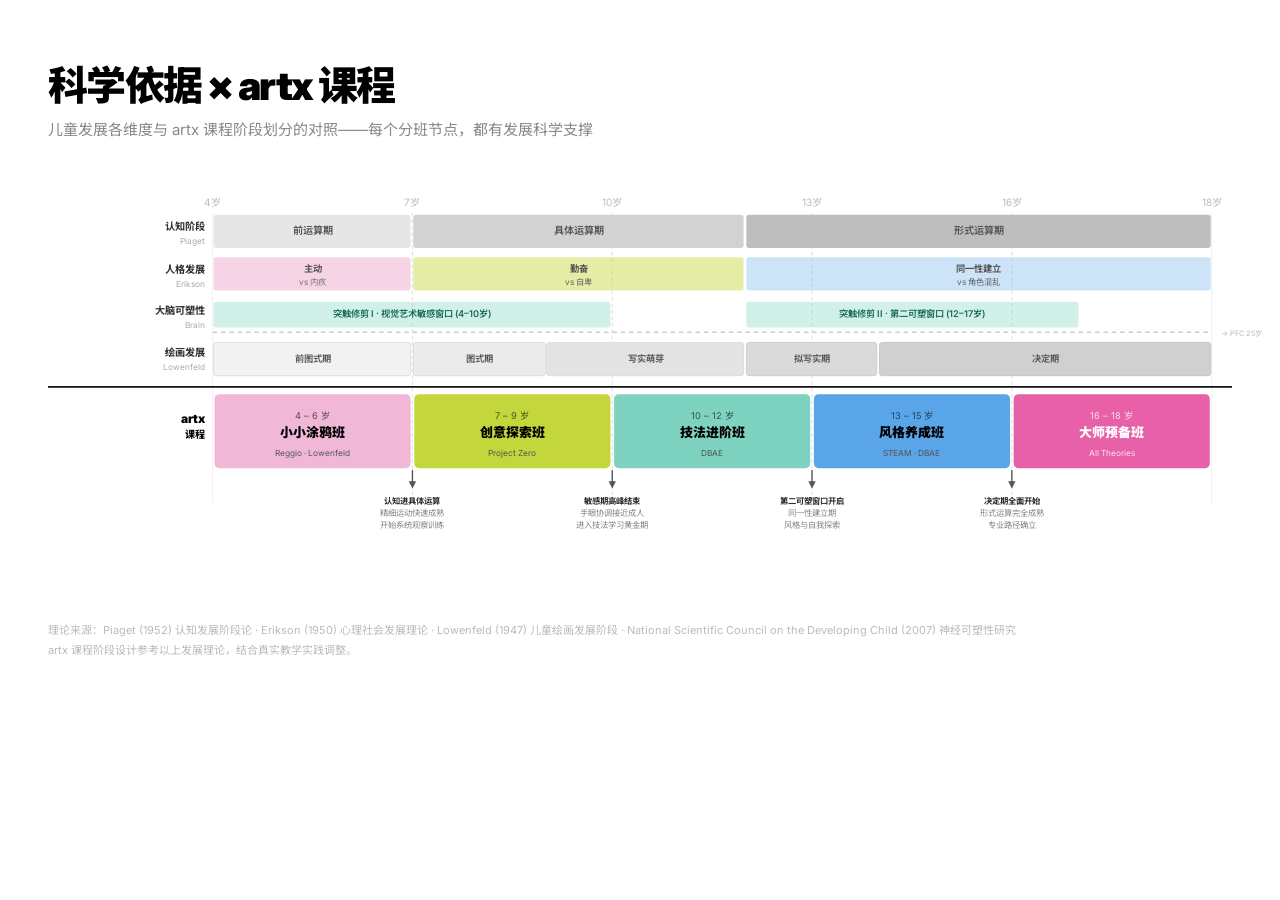
<file: chart.html>
<!DOCTYPE html>
<html lang="zh">
<head>
  <meta charset="UTF-8">
  <meta name="viewport" content="width=device-width, initial-scale=1.0">
  <title>artx 课程科学依据图</title>
  <link href="https://fonts.googleapis.com/css2?family=Noto+Sans+SC:wght@400;600;700;900&family=Inter:wght@400;600;700;900&display=swap" rel="stylesheet">
  <style>
    * { margin: 0; padding: 0; box-sizing: border-box; }
    body {
      background: #fff;
      font-family: 'Inter', 'Noto Sans SC', sans-serif;
      padding: 64px 48px 80px;
      -webkit-font-smoothing: antialiased;
    }
    .wrap { max-width: 1300px; margin: 0 auto; }
    .header { margin-bottom: 48px; }
    .header h1 {
      font-size: 40px;
      font-weight: 900;
      letter-spacing: -0.04em;
      line-height: 1.1;
      margin-bottom: 10px;
    }
    .header p { font-size: 15px; color: #888; }
    svg { width: 100%; height: auto; overflow: visible; }
    .source {
      margin-top: 32px;
      font-size: 11px;
      color: #BBBBBB;
      line-height: 1.8;
    }
  </style>
</head>
<body>
<div class="wrap">

  <div class="header">
    <h1>科学依据 × artx 课程</h1>
    <p>儿童发展各维度与 artx 课程阶段划分的对照——每个分班节点，都有发展科学支撑</p>
  </div>

  <svg viewBox="0 0 1280 430" xmlns="http://www.w3.org/2000/svg"
       style="font-family:'Inter','Noto Sans SC',sans-serif;">

    <!--
      ageToX(a) = 178 + (a-4)*72
      4→178  7→394  10→610  12→754  13→826  14→898  15→970  16→1042  17→1114  18→1186  end→1258
      Band width (3 years) = 216px
    -->

    <!-- ─────────────────────────────────────── -->
    <!-- VERTICAL GRID LINES at band boundaries -->
    <!-- ─────────────────────────────────────── -->
    <line x1="178" y1="28" x2="178" y2="342" stroke="#EEEEEE" stroke-width="1"/>
    <line x1="394" y1="28" x2="394" y2="342" stroke="#DDDDDD" stroke-width="1" stroke-dasharray="4 3"/>
    <line x1="610" y1="28" x2="610" y2="342" stroke="#DDDDDD" stroke-width="1" stroke-dasharray="4 3"/>
    <line x1="826" y1="28" x2="826" y2="342" stroke="#DDDDDD" stroke-width="1" stroke-dasharray="4 3"/>
    <line x1="1042" y1="28" x2="1042" y2="342" stroke="#DDDDDD" stroke-width="1" stroke-dasharray="4 3"/>
    <line x1="1258" y1="28" x2="1258" y2="342" stroke="#EEEEEE" stroke-width="1"/>

    <!-- ─────────────────────────────────────── -->
    <!-- AGE SCALE                              -->
    <!-- ─────────────────────────────────────── -->
    <text x="178" y="20" text-anchor="middle" font-size="11" fill="#BBBBBB">4岁</text>
    <text x="394" y="20" text-anchor="middle" font-size="11" fill="#BBBBBB">7岁</text>
    <text x="610" y="20" text-anchor="middle" font-size="11" fill="#BBBBBB">10岁</text>
    <text x="826" y="20" text-anchor="middle" font-size="11" fill="#BBBBBB">13岁</text>
    <text x="1042" y="20" text-anchor="middle" font-size="11" fill="#BBBBBB">16岁</text>
    <text x="1258" y="20" text-anchor="middle" font-size="11" fill="#BBBBBB">18岁</text>

    <!-- ─────────────────────────────────────── -->
    <!-- TRACK 1: PIAGET  y=30–68              -->
    <!-- ─────────────────────────────────────── -->
    <text x="170" y="47" text-anchor="end" font-size="11" font-weight="700" fill="#333">认知阶段</text>
    <text x="170" y="62" text-anchor="end" font-size="9" fill="#AAAAAA">Piaget</text>

    <!-- 前运算期 4-7 -->
    <rect x="179" y="30" width="213" height="36" rx="3" fill="#E6E6E6"/>
    <text x="286" y="51" text-anchor="middle" font-size="11" font-weight="600" fill="#555">前运算期</text>

    <!-- 具体运算期 7-12 (x=394, w=360) -->
    <rect x="395" y="30" width="357" height="36" rx="3" fill="#D2D2D2"/>
    <text x="574" y="51" text-anchor="middle" font-size="11" font-weight="600" fill="#555">具体运算期</text>

    <!-- 形式运算期 12-18+ (x=754, w=503) -->
    <rect x="755" y="30" width="502" height="36" rx="3" fill="#BEBEBE"/>
    <text x="1006" y="51" text-anchor="middle" font-size="11" font-weight="600" fill="#555">形式运算期</text>

    <!-- ─────────────────────────────────────── -->
    <!-- TRACK 2: ERIKSON  y=76–114            -->
    <!-- ─────────────────────────────────────── -->
    <text x="170" y="93" text-anchor="end" font-size="11" font-weight="700" fill="#333">人格发展</text>
    <text x="170" y="108" text-anchor="end" font-size="9" fill="#AAAAAA">Erikson</text>

    <!-- 主动 vs 内疚 4-7 -->
    <rect x="179" y="76" width="213" height="36" rx="3" fill="#F0B8D6" fill-opacity="0.6"/>
    <text x="286" y="92" text-anchor="middle" font-size="10" font-weight="700" fill="#555">主动</text>
    <text x="286" y="106" text-anchor="middle" font-size="9" fill="#777">vs 内疚</text>

    <!-- 勤奋 vs 自卑 7-12 -->
    <rect x="395" y="76" width="357" height="36" rx="3" fill="#C3D63B" fill-opacity="0.45"/>
    <text x="574" y="92" text-anchor="middle" font-size="10" font-weight="700" fill="#555">勤奋</text>
    <text x="574" y="106" text-anchor="middle" font-size="9" fill="#666">vs 自卑</text>

    <!-- 同一性 12-18+ -->
    <rect x="755" y="76" width="502" height="36" rx="3" fill="#59A5E8" fill-opacity="0.3"/>
    <text x="1006" y="92" text-anchor="middle" font-size="10" font-weight="700" fill="#555">同一性建立</text>
    <text x="1006" y="106" text-anchor="middle" font-size="9" fill="#666">vs 角色混乱</text>

    <!-- ─────────────────────────────────────── -->
    <!-- TRACK 3: BRAIN  y=122–160             -->
    <!-- ─────────────────────────────────────── -->
    <text x="170" y="137" text-anchor="end" font-size="11" font-weight="700" fill="#333">大脑可塑性</text>
    <text x="170" y="152" text-anchor="end" font-size="9" fill="#AAAAAA">Brain</text>

    <!-- PFC 持续发育线 (dashed, full width) -->
    <line x1="178" y1="157" x2="1258" y2="157" stroke="#CCCCCC" stroke-width="1.5" stroke-dasharray="5 4"/>
    <text x="1268" y="161" font-size="8" fill="#BBBBBB">→ PFC 25岁</text>

    <!-- 第一可塑窗口 4-10 (x=178, w=432) -->
    <rect x="179" y="124" width="429" height="28" rx="3" fill="#7DD3BF" fill-opacity="0.35"/>
    <text x="394" y="141" text-anchor="middle" font-size="10" font-weight="600" fill="#1A6B5A">突触修剪 I · 视觉艺术敏感窗口 (4–10岁)</text>

    <!-- 第二可塑窗口 12-17 (x=754, w=360) -->
    <rect x="755" y="124" width="359" height="28" rx="3" fill="#7DD3BF" fill-opacity="0.35"/>
    <text x="934" y="141" text-anchor="middle" font-size="10" font-weight="600" fill="#1A6B5A">突触修剪 II · 第二可塑窗口 (12–17岁)</text>

    <!-- ─────────────────────────────────────── -->
    <!-- TRACK 4: LOWENFELD  y=168–206         -->
    <!-- ─────────────────────────────────────── -->
    <text x="170" y="183" text-anchor="end" font-size="11" font-weight="700" fill="#333">绘画发展</text>
    <text x="170" y="198" text-anchor="end" font-size="9" fill="#AAAAAA">Lowenfeld</text>

    <!-- 前图式期 4-7 (x=178, w=216) -->
    <rect x="179" y="168" width="213" height="36" rx="3" fill="#F2F2F2" stroke="#DDDDDD" stroke-width="1"/>
    <text x="286" y="189" text-anchor="middle" font-size="10" font-weight="600" fill="#555">前图式期</text>

    <!-- 图式期 7-9 (x=394, w=144) -->
    <rect x="395" y="168" width="143" height="36" rx="3" fill="#EBEBEB" stroke="#DDDDDD" stroke-width="1"/>
    <text x="467" y="189" text-anchor="middle" font-size="10" font-weight="600" fill="#555">图式期</text>

    <!-- 写实萌芽 9-12 (9: 178+5*72=538, w=216) -->
    <rect x="539" y="168" width="213" height="36" rx="3" fill="#E3E3E3" stroke="#DDDDDD" stroke-width="1"/>
    <text x="646" y="189" text-anchor="middle" font-size="10" font-weight="600" fill="#555">写实萌芽</text>

    <!-- 拟写实期 12-14 (x=754, w=144) -->
    <rect x="755" y="168" width="141" height="36" rx="3" fill="#DADADA" stroke="#CCCCCC" stroke-width="1"/>
    <text x="826" y="189" text-anchor="middle" font-size="10" font-weight="600" fill="#555">拟写实期</text>

    <!-- 决定期 14-18+ (14: 178+10*72=898, w=360) -->
    <rect x="899" y="168" width="358" height="36" rx="3" fill="#D0D0D0" stroke="#C4C4C4" stroke-width="1"/>
    <text x="1078" y="189" text-anchor="middle" font-size="10" font-weight="600" fill="#555">决定期</text>

    <!-- ─────────────────────────────────────── -->
    <!-- SEPARATOR                              -->
    <!-- ─────────────────────────────────────── -->
    <line x1="0" y1="216" x2="1280" y2="216" stroke="#111111" stroke-width="2"/>

    <!-- ─────────────────────────────────────── -->
    <!-- TRACK 5: ARTX  y=224–306              -->
    <!-- ─────────────────────────────────────── -->
    <text x="170" y="255" text-anchor="end" font-size="13" font-weight="900" fill="#000">artx</text>
    <text x="170" y="271" text-anchor="end" font-size="11" font-weight="700" fill="#000">课程</text>

    <!-- 小小涂鸦班 4-6 -->
    <rect x="180" y="224" width="212" height="80" rx="5" fill="#F0B8D6"/>
    <text x="286" y="251" text-anchor="middle" font-size="10" fill="#000" opacity="0.6">4 – 6 岁</text>
    <text x="286" y="270" text-anchor="middle" font-size="14" font-weight="900" fill="#000">小小涂鸦班</text>
    <text x="286" y="291" text-anchor="middle" font-size="9" fill="#555">Reggio · Lowenfeld</text>

    <!-- 创意探索班 7-9 -->
    <rect x="396" y="224" width="212" height="80" rx="5" fill="#C3D63B"/>
    <text x="502" y="251" text-anchor="middle" font-size="10" fill="#000" opacity="0.6">7 – 9 岁</text>
    <text x="502" y="270" text-anchor="middle" font-size="14" font-weight="900" fill="#000">创意探索班</text>
    <text x="502" y="291" text-anchor="middle" font-size="9" fill="#555">Project Zero</text>

    <!-- 技法进阶班 10-12 -->
    <rect x="612" y="224" width="212" height="80" rx="5" fill="#7DD3BF"/>
    <text x="718" y="251" text-anchor="middle" font-size="10" fill="#000" opacity="0.6">10 – 12 岁</text>
    <text x="718" y="270" text-anchor="middle" font-size="14" font-weight="900" fill="#000">技法进阶班</text>
    <text x="718" y="291" text-anchor="middle" font-size="9" fill="#555">DBAE</text>

    <!-- 风格养成班 13-15 -->
    <rect x="828" y="224" width="212" height="80" rx="5" fill="#59A5E8"/>
    <text x="934" y="251" text-anchor="middle" font-size="10" fill="#000" opacity="0.6">13 – 15 岁</text>
    <text x="934" y="270" text-anchor="middle" font-size="14" font-weight="900" fill="#000">风格养成班</text>
    <text x="934" y="291" text-anchor="middle" font-size="9" fill="#555">STEAM · DBAE</text>

    <!-- 大师预备班 16-18 -->
    <rect x="1044" y="224" width="212" height="80" rx="5" fill="#E860A8"/>
    <text x="1150" y="251" text-anchor="middle" font-size="10" fill="#fff" opacity="0.8">16 – 18 岁</text>
    <text x="1150" y="270" text-anchor="middle" font-size="14" font-weight="900" fill="#fff">大师预备班</text>
    <text x="1150" y="291" text-anchor="middle" font-size="9" fill="#ffe0f4">All Theories</text>

    <!-- ─────────────────────────────────────── -->
    <!-- TRANSITION ANNOTATIONS               -->
    <!-- ─────────────────────────────────────── -->

    <!-- @ age 7 (x=394) -->
    <line x1="394" y1="306" x2="394" y2="320" stroke="#555" stroke-width="1.5"/>
    <polygon points="394,326 390,318 398,318" fill="#555"/>
    <text x="394" y="343" text-anchor="middle" font-size="9" font-weight="700" fill="#333">认知进具体运算</text>
    <text x="394" y="356" text-anchor="middle" font-size="9" fill="#888">精细运动快速成熟</text>
    <text x="394" y="369" text-anchor="middle" font-size="9" fill="#888">开始系统观察训练</text>

    <!-- @ age 10 (x=610) -->
    <line x1="610" y1="306" x2="610" y2="320" stroke="#555" stroke-width="1.5"/>
    <polygon points="610,326 606,318 614,318" fill="#555"/>
    <text x="610" y="343" text-anchor="middle" font-size="9" font-weight="700" fill="#333">敏感期高峰结束</text>
    <text x="610" y="356" text-anchor="middle" font-size="9" fill="#888">手眼协调接近成人</text>
    <text x="610" y="369" text-anchor="middle" font-size="9" fill="#888">进入技法学习黄金期</text>

    <!-- @ age 13 (x=826) -->
    <line x1="826" y1="306" x2="826" y2="320" stroke="#555" stroke-width="1.5"/>
    <polygon points="826,326 822,318 830,318" fill="#555"/>
    <text x="826" y="343" text-anchor="middle" font-size="9" font-weight="700" fill="#333">第二可塑窗口开启</text>
    <text x="826" y="356" text-anchor="middle" font-size="9" fill="#888">同一性建立期</text>
    <text x="826" y="369" text-anchor="middle" font-size="9" fill="#888">风格与自我探索</text>

    <!-- @ age 16 (x=1042) -->
    <line x1="1042" y1="306" x2="1042" y2="320" stroke="#555" stroke-width="1.5"/>
    <polygon points="1042,326 1038,318 1046,318" fill="#555"/>
    <text x="1042" y="343" text-anchor="middle" font-size="9" font-weight="700" fill="#333">决定期全面开始</text>
    <text x="1042" y="356" text-anchor="middle" font-size="9" fill="#888">形式运算完全成熟</text>
    <text x="1042" y="369" text-anchor="middle" font-size="9" fill="#888">专业路径确立</text>

  </svg>

  <p class="source">
    理论来源：Piaget (1952) 认知发展阶段论 · Erikson (1950) 心理社会发展理论 · Lowenfeld (1947) 儿童绘画发展阶段 · National Scientific Council on the Developing Child (2007) 神经可塑性研究<br>
    artx 课程阶段设计参考以上发展理论，结合真实教学实践调整。
  </p>

</div>
</body>
</html>
</file>
<file: styles.css>
/* ===== Design Tokens — MoMA Contemporary ===== */
:root {
  /* Pure white — stark, gallery-clean */
  --white: #FFFFFF;
  --black: #000000;
  --gray-50: #FAFAFA;
  --gray-100: #F5F5F5;
  --gray-200: #EEEEEE;
  --gray-300: #E0E0E0;
  --gray-400: #BDBDBD;
  --gray-500: #9E9E9E;
  --gray-600: #757575;
  --gray-700: #616161;
  --gray-800: #424242;
  --gray-900: #212121;

  /* MoMA palette — 7 signature colors */
  --moma-pink: #F0B8D6;
  --moma-mint: #7DD3BF;
  --moma-blue: #59A5E8;
  --moma-yellow: #E6C53A;
  --moma-lime: #C3D63B;
  --moma-magenta: #E860A8;
  --moma-periwinkle: #7B9FE8;

  /* Age group color mapping (warm-cool alternation) */
  --red: var(--moma-pink);
  --teal: var(--moma-lime);
  --navy: var(--moma-mint);
  --purple: var(--moma-blue);
  --orange: var(--moma-magenta);

  /* Motion */
  --ease: cubic-bezier(0.25, 0.46, 0.45, 0.94);
  --fast: 150ms;
  --medium: 300ms;
}

/* ===== Reset ===== */
*, *::before, *::after { margin: 0; padding: 0; box-sizing: border-box; }

html { overflow-x: hidden; }

body {
  max-width: 100vw;
  overflow-x: hidden;
  font-family: 'Inter', 'Noto Sans SC', -apple-system, Helvetica, Arial, sans-serif;
  background: var(--white);
  color: var(--black);
  line-height: 1.5;
  -webkit-font-smoothing: antialiased;
  -moz-osx-font-smoothing: grayscale;
}

/* ===== Scroll Reveal ===== */
.reveal {
  opacity: 0;
  transform: translateY(20px);
  transition: opacity 0.6s var(--ease), transform 0.6s var(--ease);
}
.reveal.visible {
  opacity: 1;
  transform: translateY(0);
}

/* ===== Typography — MoMA bold sans-serif ===== */
.display-large {
  font-size: 72px;
  font-weight: 900;
  line-height: 1;
  letter-spacing: -0.03em;
  text-transform: lowercase;
}

.headline-medium {
  font-size: 32px;
  font-weight: 800;
  line-height: 1.2;
  letter-spacing: -0.02em;
}

.title-large {
  font-size: 18px;
  font-weight: 400;
  line-height: 1.5;
}

.title-medium {
  font-size: 15px;
  font-weight: 700;
  line-height: 1.4;
}

.body-large {
  font-size: 16px;
  font-weight: 400;
  line-height: 1.6;
}

.body-medium {
  font-size: 14px;
  font-weight: 400;
  line-height: 1.5;
}

.body-small {
  font-size: 12px;
  font-weight: 400;
  line-height: 1.4;
}

/* ===== App Bar — MoMA stark ===== */
.app-bar {
  position: sticky;
  top: 0;
  z-index: 100;
  background: var(--white);
  border-bottom: 2px solid var(--black);
}

.app-bar-inner {
  max-width: 1200px;
  margin: 0 auto;
  padding: 0 24px;
  height: 60px;
  display: flex;
  align-items: center;
  justify-content: space-between;
}

.brand {
  display: flex;
  align-items: center;
}

.brand-logo {
  height: 28px;
  width: auto;
  display: block;
  user-select: none;
}

.nav-rail {
  display: flex;
  gap: 0;
  align-items: center;
}

.nav-item {
  display: flex;
  align-items: center;
  gap: 6px;
  text-decoration: none;
  color: var(--black);
  padding: 8px 16px;
  font-weight: 500;
  font-size: 14px;
  letter-spacing: 0;
  transition: background var(--fast) var(--ease);
  position: relative;
  border-radius: 0;
}

.nav-item .material-icons-outlined {
  font-size: 18px;
}

.nav-item:hover {
  background: var(--gray-100);
}

.nav-item.active {
  background: var(--black);
  color: var(--white);
}

/* ===== Language Toggle ===== */
.lang-toggle {
  display: flex;
  align-items: center;
  justify-content: center;
  width: 36px;
  height: 36px;
  border: 2px solid var(--black);
  border-radius: 0;
  background: var(--white);
  cursor: pointer;
  transition: all var(--fast) var(--ease);
  margin-left: 8px;
  flex-shrink: 0;
}

.lang-toggle:hover {
  background: var(--black);
}

.lang-toggle:hover .lang-label {
  color: var(--white);
}

.lang-toggle .lang-label {
  font-family: 'Inter', sans-serif;
  font-size: 11px;
  font-weight: 800;
  letter-spacing: 0.05em;
  color: var(--black);
  text-transform: uppercase;
}

/* ===== Views ===== */
.view { display: none; }
.view.active { display: block; animation: fadeUp 0.3s var(--ease); }

@keyframes fadeUp {
  from { opacity: 0; transform: translateY(8px); }
  to { opacity: 1; transform: translateY(0); }
}

/* ===== Container ===== */
.container {
  max-width: 1100px;
  margin: 0 auto;
  padding: 48px 24px 80px;
}

.section-title {
  display: flex;
  align-items: center;
  gap: 10px;
  margin-bottom: 36px;
  text-transform: lowercase;
}

.section-title .material-icons-outlined {
  font-size: 28px;
  color: var(--black);
}

/* ===== Home Programs (Age Cards) ===== */
.home-programs {
  max-width: 1200px;
  margin: 0 auto;
  border-top: 2px solid var(--black);
}
.home-programs-inner {
  padding: 40px 48px 48px;
}
.home-programs-title {
  font-size: 48px;
  font-weight: 900;
  letter-spacing: -0.04em;
  margin-bottom: 64px;
  text-align: left;
  line-height: 1.1;
}

/* ===== Hero — Bold image + type ===== */
.hero-surface {
  background: url('https://images.unsplash.com/photo-1637195141546-2469a5312504?q=80&w=2072&auto=format&fit=crop&ixlib=rb-4.1.0&ixid=M3wxMjA3fDB8MHxwaG90by1wYWdlfHx8fGVufDB8fHx8fA%3D%3D') center/cover no-repeat;
  color: var(--white);
  padding: 100px 24px 80px;
  text-align: left;
  position: relative;
  overflow: hidden;
}

.hero-overlay {
  position: absolute;
  inset: 0;
  background: rgba(0,0,0,0.4);
  z-index: 0;
}

.hero-text {
  position: relative;
  z-index: 1;
  max-width: 1100px;
  margin: 0 auto;
}

.hero-logo {
  height: 80px;
  width: auto;
  filter: invert(1);
  margin-bottom: 16px;
}

.hero-text .title-large {
  font-weight: 700;
  font-size: 32px;
  opacity: 0.95;
  letter-spacing: 0.15em;
  text-transform: uppercase;
  margin-bottom: 20px;
}

.hero-sub {
  opacity: 0.7;
  max-width: 740px;
  font-size: 18px;
  line-height: 1.9;
  font-weight: 400;
}

.hero-theories {
  display: flex;
  flex-wrap: wrap;
  gap: 8px;
  margin-top: 32px;
  max-width: 560px;
}

.theory-tag {
  background: var(--white);
  color: var(--black);
  padding: 6px 14px;
  border-radius: 0;
  font-size: 11px;
  font-weight: 700;
  letter-spacing: 0.06em;
  text-transform: uppercase;
  transition: all var(--fast) var(--ease);
  border: none;
  backdrop-filter: none;
}

.theory-tag:hover {
  background: var(--black);
  color: var(--white);
}

/* ===== Home Stats Bar ===== */
.home-stats {
  background: var(--black);
  color: var(--white);
  padding: 0;
  border-bottom: 2px solid var(--black);
}

.home-stats-inner {
  max-width: 1200px;
  margin: 0 auto;
  display: grid;
  grid-template-columns: repeat(4, 1fr);
  gap: 0;
}

.home-stat {
  padding: 28px 24px;
  text-align: center;
  border-right: 1px solid var(--gray-800);
}

.home-stat:last-child { border-right: none; }

.home-stat-num {
  display: block;
  font-size: 40px;
  font-weight: 900;
  letter-spacing: -0.04em;
  line-height: 1;
  margin-bottom: 4px;
}

.home-stat-label {
  font-size: 12px;
  font-weight: 500;
  color: var(--gray-400);
  text-transform: uppercase;
  letter-spacing: 0.06em;
}

/* ===== Hero CTA Button ===== */
.hero-cta {
  display: inline-block;
  margin-top: 32px;
  padding: 12px 32px;
  background: var(--white);
  color: var(--black);
  text-decoration: none;
  font-size: 14px;
  font-weight: 700;
  text-transform: uppercase;
  letter-spacing: 0.06em;
  transition: all var(--fast) var(--ease);
}

.hero-cta:hover {
  background: var(--black);
  color: var(--white);
}

/* ===== Home Feature (image + text split) ===== */
.home-feature-wrapper {
  background: var(--gray-100);
}
.home-feature {
  display: grid;
  grid-template-columns: 1fr 1fr;
  max-width: 1200px;
  margin: 0 auto;
}

.home-feature-img {
  overflow: hidden;
}

.home-feature-img img {
  width: 100%;
  height: 100%;
  object-fit: cover;
  display: block;
  transition: transform 0.6s var(--ease);
}

.home-feature:hover .home-feature-img img {
  transform: scale(1.03);
}

.home-feature-text {
  padding: 72px 56px;
  display: flex;
  flex-direction: column;
  justify-content: center;
}

.home-feature-text h2 {
  font-size: 40px;
  font-weight: 900;
  letter-spacing: -0.04em;
  margin-bottom: 24px;
  line-height: 1.15;
}

.home-feature-text p {
  font-size: 16px;
  line-height: 2;
  color: var(--gray-600);
  margin-bottom: 36px;
}

.home-feature-link {
  font-size: 15px;
  font-weight: 700;
  color: var(--black);
  text-decoration: none;
  text-transform: uppercase;
  letter-spacing: 0.04em;
  transition: opacity var(--fast);
}

.home-feature-link:hover {
  opacity: 0.6;
}

/* ===== Home Theories Section ===== */
.home-theories-section {
  background: #F8F8F6;
  border-bottom: 2px solid var(--black);
}
.home-theories-section-inner {
  max-width: 1200px;
  margin: 0 auto;
  padding: 48px 48px 96px;
}
.home-theories-section-title {
  font-size: 48px;
  font-weight: 900;
  letter-spacing: -0.04em;
  margin-bottom: 64px;
  text-align: left;
  line-height: 1.1;
}
.home-theories-grid {
  display: grid;
  grid-template-columns: repeat(5, 1fr);
  gap: 0;
}
.home-theory-card {
  padding: 0 32px;
  border-left: 2px solid var(--gray-200);
}
.home-theory-card:first-child {
  border-left: none;
  padding-left: 0;
}
.home-theory-num {
  display: block;
  font-size: 48px;
  font-weight: 900;
  letter-spacing: -0.04em;
  line-height: 1;
  margin-bottom: 20px;
}
.home-theory-card h3 {
  font-size: 18px;
  font-weight: 800;
  margin-bottom: 12px;
  letter-spacing: -0.02em;
}
.home-theory-card p {
  font-size: 14px;
  line-height: 1.9;
  color: var(--gray-600);
}

/* ===== Development Chart Section ===== */
.home-devchart {
  background: #F8F8F6;
  border-top: 2px solid var(--black);
}
.home-devchart-inner {
  max-width: 1200px;
  margin: 0 auto;
  padding: 80px 48px 48px;
}
.home-devchart-title {
  font-size: 48px;
  font-weight: 900;
  letter-spacing: -0.04em;
  line-height: 1.1;
  margin-bottom: 16px;
}
.home-devchart-sub {
  font-size: 16px;
  color: var(--gray-600);
  line-height: 1.7;
  margin-bottom: 48px;
  max-width: 640px;
}
.devchart-chart-container {
  display: flex;
  align-items: stretch;
}
.devchart-labels-col {
  width: 130px;
  flex-shrink: 0;
  position: relative;
}
.dcl-item {
  position: absolute;
  right: 12px;
  text-align: right;
  transform: translateY(-50%);
  font-size: 13px;
  line-height: 1.3;
}
.dcl-item strong {
  display: block;
  font-weight: 700;
  font-size: 13px;
}
.dcl-item span {
  font-size: 11px;
  color: var(--gray-600);
}
.dcl-artx strong {
  font-size: 14px;
}
.devchart-svg-wrap {
  flex: 1;
  min-width: 0;
  overflow-x: auto;
}
.devchart-svg-wrap svg {
  min-width: 760px;
  width: 100%;
}
.devchart-note {
  display: flex;
  align-items: flex-start;
  gap: 14px;
  margin-top: 32px;
  padding: 20px 24px;
  border-left: 3px solid var(--black);
  background: var(--white);
}
.devchart-note-icon {
  font-size: 18px;
  flex-shrink: 0;
  line-height: 1.6;
}
.devchart-note p {
  font-size: 14px;
  line-height: 1.9;
  color: var(--gray-700);
}

/* ===== Developmental Framework v2 ===== */
.home-devfw {
  display: none; /* shown only in EN mode */
  max-width: 1200px;
  margin: 0 auto;
  padding: 64px 48px 48px;
  border-top: 1px solid var(--gray-200);
}
.home-devfw-eyebrow {
  font-size: 10px;
  font-weight: 700;
  letter-spacing: 0.16em;
  color: var(--gray-500);
  margin-bottom: 14px;
  text-transform: uppercase;
}
.home-devfw-title {
  font-size: 32px;
  font-weight: 800;
  letter-spacing: -0.03em;
  line-height: 1.1;
  margin-bottom: 8px;
}
.home-devfw-sub {
  font-size: 14px;
  color: var(--gray-600);
  margin-bottom: 40px;
}
.devfw-chart-wrap {
  overflow-x: auto;
}
.devfw-chart-wrap svg {
  min-width: 900px;
  width: 100%;
  display: block;
}
.devfw-sources {
  font-size: 11px;
  color: var(--gray-500);
  margin-top: 24px;
  letter-spacing: 0.02em;
  line-height: 1.8;
}

/* ===== Growth Pathway Section ===== */
.home-growthmap {
  max-width: 1200px;
  margin: 0 auto;
  padding: 80px 48px 64px;
  border-top: 2px solid var(--black);
}
.growthmap-header {
  margin-bottom: 52px;
}
.growthmap-title {
  font-size: 48px;
  font-weight: 900;
  letter-spacing: -0.04em;
  line-height: 1.1;
  margin-bottom: 16px;
}
.growthmap-sub {
  font-size: 16px;
  color: var(--gray-600);
  max-width: 600px;
  line-height: 1.7;
}
.growthmap-track {
  display: flex;
  align-items: stretch;
  gap: 0;
}
.growthmap-connector {
  display: flex;
  align-items: center;
  justify-content: center;
  font-size: 18px;
  color: var(--gray-400);
  flex-shrink: 0;
  width: 28px;
}
.growthmap-card {
  flex: 1;
  border-radius: 12px;
  padding: 28px 22px 24px;
  display: flex;
  flex-direction: column;
}
.growthmap-card-age {
  font-size: 12px;
  font-weight: 700;
  letter-spacing: 0.05em;
  color: rgba(0,0,0,0.55);
  margin-bottom: 3px;
}
.growthmap-card-name {
  font-size: 10px;
  font-weight: 600;
  letter-spacing: 0.12em;
  text-transform: uppercase;
  color: rgba(0,0,0,0.4);
  margin-bottom: 18px;
}
.growthmap-card-headline {
  font-size: 17px;
  font-weight: 800;
  letter-spacing: -0.02em;
  line-height: 1.25;
  margin-bottom: 18px;
  color: rgba(0,0,0,0.85);
}
.growthmap-card-bullets {
  list-style: none;
  display: flex;
  flex-direction: column;
  gap: 7px;
  flex: 1;
  margin-bottom: 20px;
}
.growthmap-card-bullets li {
  font-size: 13px;
  line-height: 1.55;
  padding-left: 14px;
  position: relative;
  color: rgba(0,0,0,0.72);
}
.growthmap-card-bullets li::before {
  content: '—';
  position: absolute;
  left: 0;
  color: rgba(0,0,0,0.35);
}
.growthmap-card-evolution {
  font-size: 12px;
  line-height: 1.55;
  padding-top: 16px;
  border-top: 1px solid rgba(0,0,0,0.12);
  color: rgba(0,0,0,0.65);
}
.gce-label {
  display: block;
  font-size: 9.5px;
  font-weight: 700;
  letter-spacing: 0.12em;
  text-transform: uppercase;
  color: rgba(0,0,0,0.4);
  margin-bottom: 5px;
}
.growthmap-statement {
  margin-top: 52px;
  font-size: 18px;
  font-weight: 400;
  text-align: center;
  letter-spacing: -0.01em;
  color: var(--gray-700);
  font-style: italic;
  line-height: 1.6;
}

/* ===== Home CTA Section ===== */
.home-cta-section {
  max-width: 1200px;
  margin: 0 auto;
}

.home-cta-grid {
  display: grid;
  grid-template-columns: 1fr 1fr;
  gap: 0;
}

.home-cta-card {
  padding: 48px 40px;
  border-right: 2px solid var(--black);
}

.home-cta-card:last-child {
  border-right: none;
}

.home-cta-card .material-icons-outlined {
  font-size: 32px;
  color: var(--black);
  margin-bottom: 16px;
  display: block;
}

.home-cta-card h3 {
  font-size: 20px;
  font-weight: 800;
  margin-bottom: 12px;
  letter-spacing: -0.01em;
}

.home-cta-card p {
  font-size: 14px;
  line-height: 1.8;
  color: var(--gray-600);
}

/* ===== Home Process Section ===== */
.home-process {
  border-bottom: 2px solid var(--black);
  max-width: 1200px;
  margin: 0 auto;
}
.home-process-inner {
  padding: 80px 48px 96px;
}
.home-process-title {
  font-size: 48px;
  font-weight: 900;
  letter-spacing: -0.04em;
  margin-bottom: 64px;
  text-align: left;
  line-height: 1.1;
}
.home-process-grid {
  display: grid;
  grid-template-columns: repeat(3, 1fr);
  gap: 0;
}
.home-process-step {
  padding: 40px 36px;
  border-left: 2px solid var(--black);
}
.home-process-step:first-child { border-left: none; }
.process-num {
  display: block;
  font-size: 56px;
  font-weight: 900;
  color: var(--moma-magenta);
  letter-spacing: -0.04em;
  line-height: 1;
  margin-bottom: 24px;
}
.home-process-step:nth-child(2) .process-num { color: var(--moma-blue); }
.home-process-step:nth-child(3) .process-num { color: var(--moma-lime); }
.home-process-step h3 {
  font-size: 22px;
  font-weight: 800;
  margin-bottom: 16px;
  letter-spacing: -0.02em;
}
.home-process-step p {
  font-size: 15px;
  line-height: 1.9;
  color: var(--gray-600);
}

/* ===== Home Testimonials ===== */
.home-testimonials {
  border-bottom: 2px solid var(--black);
  max-width: 1200px;
  margin: 0 auto;
}
.home-testimonials-inner {
  padding: 80px 48px 96px;
}
.home-testimonials-title {
  font-size: 48px;
  font-weight: 900;
  letter-spacing: -0.04em;
  margin-bottom: 56px;
  text-align: left;
  line-height: 1.1;
}
.home-testimonial-grid {
  display: grid;
  grid-template-columns: repeat(3, 1fr);
  gap: 2px;
  background: var(--black);
}
.home-testimonial-card {
  background: var(--white);
  padding: 32px;
  display: flex;
  flex-direction: column;
  justify-content: space-between;
}
.testimonial-quote {
  font-size: 15px;
  line-height: 1.9;
  color: var(--gray-700);
  margin-bottom: 24px;
  font-style: italic;
}
.testimonial-name {
  font-size: 13px;
  font-weight: 700;
  color: var(--black);
  text-transform: uppercase;
  letter-spacing: 0.04em;
}

/* ===== Exhibition Venues ===== */
.home-venues-wrapper {
  background: var(--gray-100);
}
.home-venues {
  max-width: 1200px;
  margin: 0 auto;
}
.home-venues-inner {
  padding: 80px 48px 96px;
}
.home-venues-title {
  font-size: 48px;
  font-weight: 900;
  letter-spacing: -0.04em;
  line-height: 1.1;
  margin-bottom: 16px;
}
.home-venues-desc {
  font-size: 18px;
  color: var(--gray-600);
  margin-bottom: 56px;
  line-height: 1.6;
}
.home-venues-grid {
  display: grid;
  grid-template-columns: repeat(3, 1fr);
  gap: 0;
}
.home-venue-card {
  padding: 40px 36px;
  border-left: 2px solid var(--black);
}
.home-venue-card:first-child { border-left: none; }
.venue-icon {
  margin-bottom: 20px;
}
.venue-icon .material-icons-outlined {
  font-size: 36px;
  color: var(--black);
}
.home-venue-card h3 {
  font-size: 20px;
  font-weight: 800;
  margin-bottom: 14px;
  letter-spacing: -0.02em;
}
.home-venue-card p {
  font-size: 15px;
  line-height: 1.9;
  color: var(--gray-600);
}

/* ===== Journey Section ===== */
.home-journey-wrapper {
}
.home-journey {
  max-width: 1200px;
  margin: 0 auto;
}

.home-journey-inner {
  padding: 48px 48px 32px;
}
.home-journey-title {
  font-size: 48px;
  font-weight: 900;
  letter-spacing: -0.04em;
  line-height: 1.1;
  margin-bottom: 64px;
}
.home-journey-steps {
  display: grid;
  grid-template-columns: repeat(4, 1fr);
  gap: 0;
}
.journey-step {
  padding: 0 32px;
  border-left: 2px solid var(--gray-200);
}
.journey-step:first-child { border-left: none; padding-left: 0; }
.journey-num {
  font-size: 48px;
  font-weight: 900;
  color: var(--moma-mint);
  letter-spacing: -0.04em;
  line-height: 1;
  margin-bottom: 20px;
}
.journey-step:nth-child(2) .journey-num { color: var(--moma-pink); }
.journey-step:nth-child(3) .journey-num { color: var(--moma-blue); }
.journey-step:nth-child(4) .journey-num { color: var(--moma-magenta); }
.journey-content h3 {
  font-size: 20px;
  font-weight: 800;
  margin-bottom: 12px;
  letter-spacing: -0.02em;
}
.journey-content p {
  font-size: 15px;
  line-height: 1.9;
  color: var(--gray-600);
  margin-top: 8px;
}

/* ===== Lesson Flow ===== */
.home-lesson {
  max-width: 1200px;
  margin: 0 auto;
  border-top: 1px solid var(--gray-200);
}
.home-lesson-inner {
  padding: 64px 48px 80px;
}
.home-lesson-header {
  margin-bottom: 48px;
}
.home-lesson-title {
  font-size: 48px;
  font-weight: 900;
  letter-spacing: -0.04em;
  line-height: 1.1;
  margin-bottom: 8px;
}
.home-lesson-sub {
  font-size: 14px;
  color: var(--gray-500);
}
.lesson-flow {
  display: flex;
  align-items: flex-start;
  gap: 0;
}
.lesson-step {
  flex: 1;
  padding: 0 24px 0 0;
}
.lesson-step-main {
  flex: 1.3;
}
.lesson-step-top {
  display: flex;
  align-items: center;
  gap: 10px;
  margin-bottom: 14px;
}
.lesson-badge {
  display: inline-flex;
  align-items: center;
  justify-content: center;
  width: 44px;
  height: 44px;
  border-radius: 50%;
  font-size: 18px;
  font-weight: 900;
  color: #000;
  flex-shrink: 0;
}
.lesson-time {
  font-size: 12px;
  font-weight: 600;
  color: var(--gray-500);
  letter-spacing: 0.02em;
}
.lesson-step-title {
  font-size: 16px;
  font-weight: 800;
  letter-spacing: -0.02em;
  margin-bottom: 8px;
}
.lesson-step-desc {
  font-size: 14px;
  line-height: 1.7;
  color: var(--gray-600);
}
.lesson-arrow {
  flex-shrink: 0;
  font-size: 20px;
  color: var(--gray-300);
  padding: 0 4px;
  margin-top: 4px;
  align-self: flex-start;
  padding-top: 4px;
}

/* ===== Gallery Image Band ===== */
.home-gallery-band {
  max-width: 1200px;
  margin: 0 auto;
  border-bottom: 2px solid var(--black);
}
.home-gallery-img {
  width: 100%;
  overflow: hidden;
}
.home-gallery-img img {
  width: 100%;
  height: 400px;
  object-fit: cover;
  display: block;
  transition: transform 0.6s var(--ease);
}
.home-gallery-band:hover .home-gallery-img img {
  transform: scale(1.02);
}

/* ===== CTA List ===== */
.cta-list {
  list-style: none;
  padding: 0;
  margin: 20px 0 0;
}
.cta-list li {
  font-size: 14px;
  line-height: 1.6;
  color: var(--gray-600);
  padding: 8px 0;
  border-bottom: 1px solid var(--gray-200);
}
.cta-list li:last-child { border-bottom: none; }
.cta-list li::before {
  content: "→ ";
  color: var(--black);
  font-weight: 700;
}

/* ===== Contact CTA ===== */
.home-contact {
  background: var(--black);
  color: var(--white);
}
.home-contact-inner {
  max-width: 1200px;
  margin: 0 auto;
  padding: 80px 48px;
  display: grid;
  grid-template-columns: 1fr 1fr;
  gap: 64px;
  align-items: center;
}
.home-contact-title {
  font-size: 40px;
  font-weight: 900;
  letter-spacing: -0.04em;
  line-height: 1.15;
  margin-bottom: 16px;
}
.home-contact-desc {
  font-size: 16px;
  line-height: 1.8;
  color: var(--gray-400);
}
.home-contact-form {
  display: flex;
  flex-direction: column;
}
.contact-fields {
  display: flex;
  flex-direction: column;
  gap: 12px;
}
.contact-input-row {
  display: flex;
  gap: 12px;
}
.contact-input-wrap {
  flex: 1;
  display: flex;
  align-items: center;
  gap: 10px;
  background: var(--gray-900);
  border: 1px solid var(--gray-700);
  padding: 0 14px;
  transition: border-color var(--fast);
}
.contact-input-wrap:focus-within {
  border-color: var(--white);
}
.contact-input-wrap .material-icons-outlined {
  font-size: 18px;
  color: var(--gray-500);
  flex-shrink: 0;
}
.contact-input-wrap input {
  flex: 1;
  background: none;
  border: none;
  outline: none;
  color: var(--white);
  font-family: inherit;
  font-size: 14px;
  padding: 14px 0;
}
.contact-input-wrap input::placeholder {
  color: var(--gray-500);
}
.contact-select {
  flex: 1;
  background: var(--gray-900);
  border: 1px solid var(--gray-700);
  color: var(--white);
  font-family: inherit;
  font-size: 14px;
  font-weight: 600;
  padding: 14px;
  cursor: pointer;
  appearance: none;
  -webkit-appearance: none;
}
.contact-submit {
  margin-top: 4px;
  padding: 16px 32px;
  background: var(--white);
  color: var(--black);
  border: none;
  font-family: inherit;
  font-size: 15px;
  font-weight: 800;
  text-transform: uppercase;
  letter-spacing: 0.06em;
  cursor: pointer;
  transition: all var(--fast) var(--ease);
}
.contact-submit:hover {
  background: var(--moma-mint);
}
.contact-success {
  text-align: center;
  padding: 32px 0;
}
.contact-success p {
  margin-top: 16px;
  font-size: 16px;
  color: var(--gray-300);
}

/* Home Responsive */
@media (max-width: 768px) {
  .home-stats-inner {
    grid-template-columns: repeat(2, 1fr);
  }
  .home-stat {
    padding: 20px 16px;
  }
  .home-stat:nth-child(2) { border-right: none; }
  .home-stat-num { font-size: 32px; }
  .home-programs-inner { padding: 48px 24px 56px; }
  .home-programs-title { font-size: 32px; margin-bottom: 40px; }
  .home-process-inner { padding: 40px 24px; }
  .home-process-grid { grid-template-columns: 1fr; }
  .home-process-step { border-left: none; border-bottom: 1px solid var(--gray-200); padding: 24px 0; }
  .home-process-step:last-child { border-bottom: none; }
  .home-process-title { font-size: 32px; margin-bottom: 40px; }
  .home-testimonials-inner { padding: 40px 24px; }
  .home-testimonial-grid { grid-template-columns: 1fr; }
  .home-testimonials-title { font-size: 32px; }
  .home-venues-inner { padding: 48px 24px 56px; }
  .home-venues-title { font-size: 32px; margin-bottom: 12px; }
  .home-venues-desc { font-size: 16px; margin-bottom: 36px; }
  .home-venues-grid { grid-template-columns: 1fr; }
  .home-venue-card { border-left: none; border-bottom: 1px solid var(--gray-200); padding: 28px 0; }
  .home-venue-card:last-child { border-bottom: none; }
  .home-journey-inner { padding: 48px 24px 56px; }
  .home-journey-title { font-size: 32px; margin-bottom: 40px; }
  .home-journey-steps { grid-template-columns: 1fr; gap: 0; }
  .journey-step { border-left: none; border-bottom: 1px solid var(--gray-200); padding: 24px 0; }
  .journey-step:first-child { padding-left: 0; }
  .journey-step:last-child { border-bottom: none; }
  .home-gallery-img img { height: 240px; }
  .home-feature {
    grid-template-columns: 1fr;
  }
  .home-feature-text {
    padding: 32px 24px;
  }
  .home-feature-text h2 {
    font-size: 28px;
  }
  .home-cta-grid {
    grid-template-columns: 1fr;
  }
  .home-cta-card {
    border-right: none;
    border-bottom: 2px solid var(--black);
    padding: 32px 24px;
  }
  .home-cta-card:last-child { border-bottom: none; }
  .home-contact-inner {
    grid-template-columns: 1fr;
    gap: 32px;
    padding: 48px 24px;
  }
  .home-contact-title { font-size: 28px; }
  .contact-input-row { flex-direction: column; }

  /* Five Theories — single column on mobile */
  .home-theories-section {
    overflow-x: hidden;
    max-width: 100%;
  }
  .home-theories-section-inner {
    max-width: 100%;
    padding: 40px 24px 56px;
    overflow-x: hidden;
  }
  .home-theories-section-title {
    font-size: 28px;
    margin-bottom: 32px;
  }
  .home-theories-grid {
    display: grid;
    grid-template-columns: 1fr;
    gap: 0;
  }
  .home-theory-card {
    width: 100%;
    min-width: 0;
    padding: 24px 0;
    border-left: none;
    border-bottom: 1px solid var(--gray-200);
  }
  .home-theory-card:last-child { border-bottom: none; }
}

/* ===== About Page ===== */
.about-page {
  max-width: 1200px;
  margin: 0 auto;
  padding: 80px 48px 80px;
}

/* Stats Hero */
.about-hero-stats {
  display: flex;
  justify-content: flex-start;
  align-items: flex-start;
  gap: 48px;
  padding: 48px 0;
  margin-bottom: 48px;
  border-bottom: 2px solid var(--black);
}

.about-hero-stats .stat-item { text-align: left; }
.about-hero-stats .stat-num {
  display: block;
  font-size: 56px;
  font-weight: 900;
  letter-spacing: -0.04em;
  color: var(--black);
  line-height: 1;
}
.about-hero-stats .stat-label {
  font-size: 12px;
  font-weight: 500;
  color: var(--gray-600);
  margin-top: 8px;
  text-transform: uppercase;
  letter-spacing: 0.05em;
}
.stat-divider {
  width: 2px;
  height: 48px;
  background: var(--gray-300);
}

/* Value Proposition */
.about-value {
  text-align: left;
  margin-bottom: 64px;
}
.about-headline {
  font-size: 48px;
  font-weight: 900;
  letter-spacing: -0.04em;
  margin-bottom: 24px;
  color: var(--black);
  line-height: 1.1;
}
.about-value-desc {
  font-size: 18px;
  line-height: 1.8;
  color: var(--gray-700);
  max-width: 720px;
}

/* Section */
.about-section {
  margin-bottom: 80px;
}
.about-section-title {
  display: flex;
  align-items: center;
  gap: 10px;
  font-size: 36px;
  font-weight: 900;
  margin-bottom: 16px;
  color: var(--black);
  letter-spacing: -0.03em;
}
.about-section-title .material-icons-outlined {
  font-size: 28px;
  opacity: 0.4;
}
.about-section-desc {
  font-size: 16px;
  line-height: 1.8;
  color: var(--gray-600);
  margin-bottom: 32px;
}

/* Feature Grid */
.feature-grid {
  display: grid;
  grid-template-columns: repeat(2, 1fr);
  gap: 2px;
  background: var(--black);
}
.feature-card {
  background: var(--white);
  padding: 36px;
  transition: background var(--fast) var(--ease);
  border-radius: 0;
}
.feature-card:hover {
  background: var(--gray-50);
}
.feature-icon {
  font-size: 28px;
  color: var(--black);
  margin-bottom: 16px;
  display: block;
}
.feature-card h4 {
  font-size: 17px;
  font-weight: 700;
  margin-bottom: 10px;
  color: var(--black);
}
.feature-card p {
  font-size: 15px;
  line-height: 1.8;
  color: var(--gray-600);
}

/* Theory Cards */
.about-theories {
  display: flex;
  flex-direction: column;
  gap: 0;
  border-top: 2px solid var(--black);
}
.about-theory-card {
  background: var(--white);
  padding: 36px 0;
  border-bottom: 1px solid var(--gray-300);
  border-left: none;
  border-radius: 0;
  transition: padding-left var(--fast) var(--ease);
}
.about-theory-card:hover {
  padding-left: 16px;
  box-shadow: none;
}
.theory-card-header {
  display: flex;
  align-items: baseline;
  gap: 14px;
  margin-bottom: 14px;
}
.theory-number {
  font-size: 13px;
  font-weight: 800;
  color: var(--gray-400);
  letter-spacing: 0.05em;
}
.theory-card-header h3 {
  font-size: 20px;
  font-weight: 700;
  color: var(--black);
}
.about-theory-card > p {
  font-size: 16px;
  line-height: 1.8;
  color: var(--gray-600);
}
.about-theory-card strong {
  color: var(--black);
  font-weight: 700;
}
.theory-ages {
  display: flex;
  flex-wrap: wrap;
  gap: 6px;
  margin-top: 14px;
}
.theory-ages span {
  font-size: 11px;
  padding: 4px 10px;
  border-radius: 0;
  background: var(--gray-100);
  color: var(--black);
  font-weight: 600;
}

/* Curriculum Structure */
.curriculum-structure {
  display: flex;
  flex-direction: column;
  gap: 0;
  border-top: 2px solid var(--black);
}
.structure-card {
  background: var(--white);
  padding: 32px 0;
  border-bottom: 1px solid var(--gray-300);
  border-left: 4px solid color-mix(in srgb, var(--sc) 70%, black);
  padding-left: 24px;
  border-radius: 0;
  transition: all var(--fast) var(--ease);
}
.structure-card:hover {
  background: var(--gray-50);
}
.sc-header {
  display: flex;
  align-items: baseline;
  gap: 10px;
  margin-bottom: 4px;
}
.sc-age {
  font-size: 24px;
  font-weight: 900;
  color: color-mix(in srgb, var(--sc) 50%, black);
  letter-spacing: -0.02em;
}
.sc-name {
  font-size: 18px;
  font-weight: 700;
  color: var(--black);
}
.sc-stage {
  font-size: 12px;
  color: var(--gray-500);
  display: block;
  margin-bottom: 10px;
  text-transform: uppercase;
  letter-spacing: 0.04em;
}
.structure-card > p {
  font-size: 15px;
  line-height: 1.8;
  color: var(--gray-600);
}
.sc-tags {
  display: flex;
  flex-wrap: wrap;
  gap: 4px;
  margin-top: 12px;
}
.sc-tags span {
  font-size: 11px;
  padding: 3px 10px;
  border-radius: 0;
  background: color-mix(in srgb, var(--sc) 15%, transparent);
  color: color-mix(in srgb, var(--sc) 50%, black);
  font-weight: 600;
}

/* Lesson Flow */
.lesson-flow {
  display: flex;
  align-items: flex-start;
  gap: 4px;
  overflow-x: auto;
  padding: 16px 0;
}
.flow-step {
  display: flex;
  flex-direction: column;
  align-items: center;
  text-align: center;
  min-width: 100px;
  flex: 1;
  gap: 6px;
}
.flow-emoji { font-size: 28px; }
.flow-label {
  font-size: 13px;
  font-weight: 700;
  color: var(--black);
}
.flow-desc {
  font-size: 11px;
  color: var(--gray-500);
  line-height: 1.4;
}
.flow-arrow {
  color: var(--gray-400);
  font-size: 16px;
  margin-top: 16px;
  flex-shrink: 0;
}

/* CTA */
.about-cta {
  display: grid;
  grid-template-columns: repeat(2, 1fr);
  gap: 2px;
  background: var(--black);
  margin-top: 48px;
}
.cta-card {
  background: var(--white);
  padding: 36px 28px;
  text-align: left;
  border-radius: 0;
}
.cta-icon {
  font-size: 28px;
  color: var(--black);
  margin-bottom: 16px;
}
.cta-card h3 {
  font-size: 17px;
  font-weight: 800;
  margin-bottom: 12px;
  color: var(--black);
}
.cta-card p {
  font-size: 13px;
  line-height: 1.8;
  color: var(--gray-600);
}

/* About Responsive */
@media (max-width: 768px) {
  .about-hero-stats {
    flex-wrap: wrap;
    gap: 24px;
  }
  .stat-divider { display: none; }
  .about-hero-stats .stat-num { font-size: 40px; }
  .about-headline { font-size: 32px; }
  .about-section-title { font-size: 28px; }
  .about-page { padding: 48px 24px 60px; }
  .feature-grid { grid-template-columns: 1fr; }
  .about-theory-card { padding: 20px 0; }
  .structure-card { padding: 20px 0 20px 16px; }
  .lesson-flow { gap: 4px; }
  .flow-step { min-width: 80px; }
  .about-cta { grid-template-columns: 1fr; }
  .theory-ages { gap: 6px; }
}

/* About page redesign */
.about-hero { padding: 72px 0 48px; border-bottom: 2px solid var(--black); }
.about-hero-label { font-size: 11px; font-weight: 700; letter-spacing: 0.12em; text-transform: uppercase; opacity: 0.4; margin-bottom: 20px; }
.about-hero-title { font-size: 56px; font-weight: 900; letter-spacing: -0.04em; line-height: 1.05; margin-bottom: 24px; }
.about-hero-desc { font-size: 16px; line-height: 1.75; color: var(--gray-700); max-width: 640px; margin-bottom: 48px; }
.about-hero-stats { display: flex; align-items: center; gap: 0; flex-wrap: wrap; }
.ahs-item { display: flex; flex-direction: column; gap: 4px; padding: 0 32px 0 0; }
.ahs-num { font-size: 36px; font-weight: 900; letter-spacing: -0.04em; line-height: 1; }
.ahs-label { font-size: 12px; color: var(--gray-600); }
.ahs-divider { width: 1px; height: 40px; background: var(--gray-300); margin: 0 32px 0 0; }

.about-section-h2 { font-size: 36px; font-weight: 900; letter-spacing: -0.03em; margin-bottom: 12px; }

/* Theory matrix */
.about-matrix { padding: 72px 0 48px; border-bottom: 2px solid var(--black); }
.about-matrix-sub { font-size: 14px; color: var(--gray-600); margin-bottom: 40px; }
.about-matrix-table { display: flex; flex-direction: column; gap: 0; border: 1.5px solid var(--black); border-radius: 4px; overflow: hidden; }
.amt-header { display: grid; grid-template-columns: 160px repeat(5, 1fr); }
.amt-th { padding: 12px 8px; font-size: 13px; font-weight: 700; text-align: center; border-left: 1px solid rgba(0,0,0,0.1); }
.amt-th-label { border-left: none; }
.amt-row { display: grid; grid-template-columns: 160px repeat(5, 1fr); border-top: 1px solid rgba(0,0,0,0.1); }
.amt-label { padding: 14px 16px; font-size: 12px; font-weight: 700; line-height: 1.3; display: flex; flex-direction: column; gap: 2px; background: var(--gray-50); }
.amt-label span { font-weight: 400; opacity: 0.6; font-size: 11px; }
.amt-cell { padding: 14px 8px; text-align: center; font-size: 12px; border-left: 1px solid rgba(0,0,0,0.08); display: flex; align-items: center; justify-content: center; }
.amt-full { font-size: 11px; font-weight: 600; color: var(--gray-700); background: rgba(0,0,0,0.03); }
.amt-primary { color: var(--black); font-size: 16px; letter-spacing: -2px; }
.amt-secondary { color: var(--gray-600); font-size: 14px; letter-spacing: -1px; }
.amt-light { color: var(--gray-400); font-size: 12px; }
.amt-none { color: var(--gray-300); }
.amt-legend { margin-top: 16px; font-size: 11px; color: var(--gray-500); }

/* 3 pillars */
.about-pillars { display: grid; grid-template-columns: repeat(3, 1fr); gap: 0; padding: 72px 0 48px; border-bottom: 2px solid var(--black); }
.about-pillar { padding: 0 48px 0 0; }
.about-pillar:not(:first-child) { padding-left: 48px; border-left: 1px solid var(--gray-200); }
.ap-number { font-size: 56px; font-weight: 900; color: var(--gray-200); letter-spacing: -0.04em; line-height: 1; margin-bottom: 16px; }
.ap-title { font-size: 18px; font-weight: 800; line-height: 1.3; margin-bottom: 12px; }
.ap-desc { font-size: 14px; line-height: 1.75; color: var(--gray-700); }

/* Age stage cards */
.about-stages { padding: 72px 0 48px; border-bottom: 2px solid var(--black); }
.about-stages-grid { display: grid; grid-template-columns: repeat(5, 1fr); gap: 0; margin-top: 40px; }
.ast-card { padding: 24px 20px; border-right: 1px solid var(--gray-200); }
.ast-card:last-child { border-right: none; }
.ast-age { font-size: 22px; font-weight: 900; letter-spacing: -0.03em; margin-bottom: 4px; }
.ast-name { font-size: 13px; font-weight: 700; margin-bottom: 6px; }
.ast-stage { font-size: 11px; color: var(--gray-500); margin-bottom: 14px; padding-bottom: 14px; border-bottom: 1px solid var(--gray-200); }
.ast-desc { font-size: 12px; line-height: 1.6; color: var(--gray-700); margin-bottom: 16px; }
.ast-tags { display: flex; flex-wrap: wrap; gap: 4px; }
.ast-tags span { font-size: 10px; font-weight: 600; padding: 3px 8px; border-radius: 20px; background: var(--gray-100); color: var(--gray-700); }

/* ===== Card Color Classes — Vivid on white ===== */
.md-card.card-red { background: var(--red); }
.md-card.card-green { background: var(--teal); }
.md-card.card-blue { background: var(--navy); }
.md-card.card-purple { background: var(--purple); }
.md-card.card-orange { background: var(--orange); }

/* ===== Age Cards ===== */
.age-grid {
  display: grid;
  grid-template-columns: repeat(5, 1fr);
  gap: 2px;
}

.md-card {
  background: var(--white);
  border-radius: 0;
  border: none;
  overflow: hidden;
  transition: transform var(--medium) var(--ease);
  cursor: pointer;
  position: relative;
}

.md-card:hover {
  transform: translateY(-4px);
  box-shadow: 0 8px 32px rgba(0,0,0,0.15);
}

.md-card:active {
  transform: scale(0.98);
}

.age-card {
  display: flex;
  flex-direction: column;
  color: var(--black);
  min-height: 340px;
}

.card-visual {
  padding: 28px 20px 0;
  display: flex;
  align-items: flex-end;
  justify-content: space-between;
  gap: 4px;
  position: relative;
  overflow: hidden;
}

.card-visual > * {
  position: relative;
  z-index: 1;
}

.card-visual-text {
  display: flex;
  align-items: baseline;
  gap: 2px;
  flex-shrink: 0;
}

.card-icon {
  font-size: 36px;
  color: var(--black);
  opacity: 0.12;
  transition: all var(--medium) var(--ease);
}

.md-card:hover .card-icon {
  opacity: 0.3;
  transform: scale(1.1);
}

.age-num {
  font-family: 'Inter', sans-serif;
  font-size: 48px;
  font-weight: 900;
  letter-spacing: -0.04em;
  color: var(--black);
  line-height: 1;
}

.age-suffix {
  font-size: 13px;
  font-weight: 600;
  color: var(--black);
  opacity: 0.5;
}

.card-body {
  padding: 16px 20px 16px;
  display: flex;
  flex-direction: column;
  flex: 1;
}

.card-body .title-medium {
  font-size: 14px;
  font-weight: 700;
  color: var(--black);
}

.card-headline {
  font-size: 18px;
  font-weight: 800;
  letter-spacing: -0.02em;
  line-height: 1.2;
  margin: 6px 0 12px;
  color: var(--black);
}

.card-bullets {
  list-style: none;
  padding: 0;
  margin: 0 0 12px;
  display: flex;
  flex-direction: column;
  gap: 5px;
}

.card-bullets li {
  font-size: 12px;
  line-height: 1.45;
  color: rgba(0,0,0,0.72);
  padding-left: 14px;
  position: relative;
}

.card-bullets li::before {
  content: '—';
  position: absolute;
  left: 0;
  font-weight: 500;
  opacity: 0.6;
}

.card-evolution {
  margin-top: auto;
  padding-top: 12px;
  border-top: 1px solid rgba(0,0,0,0.15);
  font-size: 11px;
  line-height: 1.5;
  color: rgba(0,0,0,0.6);
}

.ce-label {
  display: block;
  font-size: 9px;
  font-weight: 700;
  text-transform: uppercase;
  letter-spacing: 0.08em;
  opacity: 0.55;
  margin-bottom: 3px;
}

.card-action {
  padding: 4px 20px 20px;
  display: flex;
  justify-content: flex-end;
  margin-top: auto;
}

.card-action .material-icons-outlined {
  color: var(--black);
  font-size: 18px;
  opacity: 0;
  transform: translateX(-6px);
  transition: all var(--fast) var(--ease);
}

.md-card:hover .card-action .material-icons-outlined {
  opacity: 0.6;
  transform: translateX(0);
}

/* ===== Material Chips (Filter Tabs) ===== */
.chip-group {
  display: flex;
  gap: 6px;
  margin-bottom: 28px;
  flex-wrap: wrap;
}

.md-chip {
  padding: 8px 20px;
  border: 2px solid var(--black);
  border-radius: 0;
  background: var(--white);
  cursor: pointer;
  font-size: 14px;
  font-weight: 600;
  color: var(--black);
  transition: all var(--fast) var(--ease);
  font-family: inherit;
}

.md-chip:hover {
  background: var(--gray-100);
}

.md-chip.active {
  background: var(--black);
  color: var(--white);
}

/* ===== Curriculum Detail ===== */
.curriculum-detail {
  background: var(--white);
  border: 2px solid var(--black);
  border-radius: 0;
  overflow: hidden;
}

.cur-header {
  display: flex;
  align-items: center;
  gap: 16px;
  padding: 24px;
  border-bottom: 1px solid var(--gray-200);
}

.cur-header-badge {
  display: inline-flex;
  align-items: center;
  gap: 8px;
  padding: 6px 14px;
  border-radius: 0;
  font-weight: 800;
  font-size: 13px;
  color: var(--black);
  text-transform: uppercase;
  letter-spacing: 0.04em;
}

.cur-header-info h3 {
  font-size: 20px;
  font-weight: 800;
  letter-spacing: -0.01em;
}

.cur-age {
  color: var(--gray-600);
  font-size: 14px;
}

.cur-theory {
  font-size: 12px;
  color: var(--gray-500);
  margin-top: 4px;
  font-weight: 500;
}

.cur-goals {
  padding: 24px;
  background: var(--gray-50);
  border-bottom: 1px solid var(--gray-200);
}

.cur-goals h4 {
  font-size: 14px;
  font-weight: 700;
  margin-bottom: 12px;
  display: flex;
  align-items: center;
  gap: 8px;
  text-transform: uppercase;
  letter-spacing: 0.04em;
}

.cur-goals ul {
  padding-left: 20px;
  display: flex;
  flex-direction: column;
  gap: 6px;
}

.cur-goals li {
  color: var(--gray-600);
  font-size: 14px;
  line-height: 1.7;
}

.cur-terms {
  padding: 24px;
}

.cur-term {
  margin-bottom: 32px;
}

.cur-term:last-child {
  margin-bottom: 0;
}

.cur-term-title {
  font-size: 14px;
  font-weight: 700;
  margin-bottom: 16px;
  padding-bottom: 8px;
  border-bottom: 1px solid var(--gray-200);
  display: flex;
  align-items: center;
  gap: 8px;
  color: var(--gray-600);
  text-transform: uppercase;
  letter-spacing: 0.04em;
}

.cur-weeks {
  display: grid;
  grid-template-columns: repeat(auto-fill, minmax(180px, 1fr));
  gap: 1px;
  background: transparent;
}

.cur-week-item {
  display: flex;
  flex-direction: column;
  gap: 2px;
  padding: 14px 16px;
  border-radius: 8px;
  cursor: pointer;
  transition: all var(--fast) var(--ease);
  border: 1px solid var(--gray-200);
  background: var(--white);
}

.cur-week-item:hover {
  background: var(--gray-50);
}

.cur-week-item:active {
  transform: scale(0.97);
}

.week-num {
  font-size: 11px;
  font-weight: 800;
  text-transform: uppercase;
  letter-spacing: 0.06em;
  color: var(--color);
}

.week-title {
  font-size: 14px;
  font-weight: 600;
  color: var(--black);
}

.week-theme {
  font-size: 12px;
  color: var(--gray-500);
}

/* ===== Filter Bar ===== */
.filter-bar {
  display: flex;
  gap: 12px;
  margin-bottom: 28px;
  flex-wrap: wrap;
}

.md-select-wrap {
  display: flex;
  align-items: center;
  gap: 8px;
  background: var(--white);
  border: 2px solid var(--black);
  border-radius: 0;
  padding: 0 4px 0 12px;
  transition: border-color var(--fast) var(--ease);
}

.md-select-wrap:focus-within {
  border-color: var(--black);
  box-shadow: 4px 4px 0 var(--black);
}

.select-icon {
  font-size: 18px;
  color: var(--black);
}

.md-select {
  border: none;
  outline: none;
  padding: 10px 8px;
  font-size: 14px;
  font-family: inherit;
  font-weight: 600;
  color: var(--black);
  background: transparent;
  cursor: pointer;
  min-width: 180px;
  appearance: none;
  -webkit-appearance: none;
}

/* ===== Calendar Grid ===== */
.cal-group {
  border: 2px solid var(--black);
  border-radius: 0;
  overflow: hidden;
  margin-bottom: 20px;
  background: var(--white);
}

.cal-group-header {
  padding: 14px 24px;
  font-weight: 700;
  font-size: 13px;
  display: flex;
  justify-content: space-between;
  align-items: center;
  color: var(--black);
  text-transform: uppercase;
  letter-spacing: 0.04em;
}

.cal-lessons {
  padding: 0;
}

.cal-lesson-row {
  display: flex;
  align-items: center;
  gap: 16px;
  padding: 12px 24px;
  cursor: pointer;
  transition: background var(--fast) var(--ease);
  border-bottom: 1px solid var(--gray-100);
}

.cal-lesson-row:last-child {
  border-bottom: none;
}

.cal-lesson-row:hover {
  background: var(--gray-50);
}

.cal-lesson-row:active {
  background: var(--gray-100);
}

.cal-lesson-num {
  font-size: 11px;
  font-weight: 800;
  padding: 4px 10px;
  border-radius: 0;
  white-space: nowrap;
  min-width: 52px;
  text-align: center;
  text-transform: uppercase;
  letter-spacing: 0.04em;
}

.cal-lesson-info {
  flex: 1;
}

.cal-lesson-title {
  font-weight: 600;
  font-size: 14px;
}

.cal-lesson-theme {
  font-size: 12px;
  color: var(--gray-500);
}

.cal-lesson-icon {
  color: var(--gray-400);
  opacity: 0;
  transition: opacity var(--fast) var(--ease);
}

.cal-lesson-row:hover .cal-lesson-icon {
  opacity: 1;
}

.no-data {
  text-align: center;
  color: var(--gray-500);
  padding: 64px 24px;
  font-size: 14px;
}

/* ===== PPT Dialog ===== */
.md-dialog-scrim {
  position: fixed;
  inset: 0;
  background: rgba(0, 0, 0, 0.7);
  display: flex;
  align-items: center;
  justify-content: center;
  z-index: 1000;
  animation: scrimIn 0.2s var(--ease);
}

@keyframes scrimIn {
  from { opacity: 0; }
  to { opacity: 1; }
}

.md-dialog-scrim.hidden {
  display: none;
}

.md-dialog-surface {
  background: var(--white);
  border-radius: 0;
  width: 90%;
  max-width: 720px;
  max-height: 85vh;
  overflow: hidden;
  border: 2px solid var(--black);
  animation: dialogIn 0.25s var(--ease);
  display: flex;
  flex-direction: column;
}

@keyframes dialogIn {
  from { opacity: 0; transform: translateY(16px); }
  to { opacity: 1; transform: translateY(0); }
}

.dialog-top-bar {
  display: flex;
  align-items: center;
  justify-content: space-between;
  padding: 16px 8px 16px 24px;
  border-bottom: 1px solid var(--gray-200);
}

.dialog-title-area {
  display: flex;
  align-items: center;
  gap: 12px;
  overflow: hidden;
}

.dialog-badge {
  padding: 4px 12px;
  border-radius: 0;
  color: var(--black);
  font-size: 11px;
  font-weight: 800;
  white-space: nowrap;
  text-transform: uppercase;
  letter-spacing: 0.04em;
}

.dialog-title-area .title-medium {
  white-space: nowrap;
  overflow: hidden;
  text-overflow: ellipsis;
}

.md-icon-btn {
  width: 40px;
  height: 40px;
  border: none;
  background: none;
  cursor: pointer;
  border-radius: 0;
  display: flex;
  align-items: center;
  justify-content: center;
  color: var(--black);
  transition: background var(--fast);
  flex-shrink: 0;
}

.md-icon-btn:hover {
  background: var(--gray-100);
}

/* PPT Viewport */
.ppt-viewport {
  flex: 1;
  min-height: 300px;
  max-height: 60vh;
  overflow-y: auto;
  display: flex;
  align-items: flex-start;
  justify-content: center;
  padding: 36px 40px;
}

.ppt-slide {
  text-align: center;
  width: 100%;
  animation: slideIn 0.2s var(--ease);
}

@keyframes slideIn {
  from { opacity: 0; transform: translateX(16px); }
  to { opacity: 1; transform: translateX(0); }
}

.slide-theory-note {
  font-size: 15px !important;
  font-weight: 400 !important;
  color: var(--gray-600) !important;
  font-style: italic;
  background: var(--gray-50);
  padding: 24px 28px;
  border-radius: 0;
  border-left: 4px solid var(--black);
  text-align: left !important;
  max-width: 600px;
  line-height: 1.8;
}

.ppt-slide-detail {
  text-align: left !important;
}

.ppt-slide-detail .slide-icon {
  font-size: 36px;
  margin-bottom: 12px;
}

.slide-detail {
  font-size: 15px !important;
  font-weight: 400 !important;
  line-height: 1.9 !important;
  text-align: left !important;
  max-width: 600px;
  color: var(--black);
}

.slide-icon {
  font-size: 56px;
  margin-bottom: 20px;
  display: block;
}

.slide-text {
  font-size: 24px;
  font-weight: 700;
  line-height: 1.5;
  color: var(--black);
  max-width: 520px;
  margin: 0 auto;
}

.slide-counter {
  margin-top: 32px;
  font-size: 11px;
  color: var(--gray-400);
  letter-spacing: 0.08em;
  text-transform: uppercase;
}

/* PPT Controls */
.ppt-controls {
  display: flex;
  align-items: center;
  justify-content: center;
  gap: 16px;
  padding: 16px 24px;
  border-top: 1px solid var(--gray-200);
  background: var(--gray-50);
}

.md-btn {
  display: inline-flex;
  align-items: center;
  gap: 6px;
  padding: 8px 20px;
  border: 2px solid var(--black);
  border-radius: 0;
  font-size: 13px;
  font-weight: 700;
  cursor: pointer;
  font-family: inherit;
  transition: all var(--fast) var(--ease);
  background: var(--white);
  color: var(--black);
}

.md-btn .material-icons-outlined {
  font-size: 16px;
}

.md-btn-tonal {
  background: var(--white);
  color: var(--black);
}

.md-btn-tonal:hover {
  background: var(--black);
  color: var(--white);
}

.md-btn-tonal:disabled {
  opacity: 0.3;
  cursor: not-allowed;
}

.md-btn-tonal:active:not(:disabled) {
  transform: scale(0.96);
}

.ppt-indicator {
  font-size: 12px;
  font-weight: 700;
  color: var(--gray-500);
  min-width: 48px;
  text-align: center;
  letter-spacing: 0.05em;
}

/* ===== Footer ===== */
.footer {
  text-align: center;
  padding: 48px 24px;
  border-top: 2px solid var(--black);
  margin-top: 0;
  display: flex;
  flex-direction: column;
  align-items: center;
  gap: 8px;
  background: var(--black);
  color: var(--white);
}

.footer-logo {
  height: 24px;
  width: auto;
  display: block;
  filter: invert(1);
  opacity: 0.4;
}

.footer .body-small {
  color: var(--gray-500);
}

/* ===== Responsive ===== */
@media (max-width: 768px) {
  .app-bar-inner {
    padding: 0 16px;
    height: 52px;
  }

  .brand-logo {
    font-size: 24px;
  }

  .nav-item .nav-label {
    display: none;
  }

  .nav-item {
    padding: 8px 10px;
  }

  .hero-surface {
    padding: 80px 20px 60px;
  }

  .hero-text .display-large {
    font-size: 64px;
  }

  .hero-text .title-large {
    font-size: 22px;
    letter-spacing: 0.02em;
  }

  .hero-theories {
    gap: 6px;
    margin-top: 24px;
  }

  .theory-tag {
    font-size: 9px;
    padding: 5px 10px;
  }

  .container {
    padding: 28px 16px 48px;
  }

  .age-grid {
    grid-template-columns: repeat(3, 1fr);
    gap: 2px;
  }

  .age-num {
    font-size: 32px;
  }

  .card-icon {
    font-size: 24px;
  }

  .card-visual {
    padding: 20px 16px 0;
  }

  .card-body {
    padding: 12px 16px 8px;
  }

  .card-action {
    padding: 4px 16px 16px;
  }

  .curriculum-detail {
    border-width: 1px;
  }

  .cur-weeks {
    grid-template-columns: repeat(auto-fill, minmax(150px, 1fr));
    gap: 1px;
  }

  .md-dialog-surface {
    width: 96%;
    max-height: 90vh;
  }

  .ppt-viewport {
    min-height: 200px;
    padding: 24px 20px;
  }

  .slide-text {
    font-size: 18px;
  }

  .slide-detail {
    font-size: 13px !important;
    line-height: 1.7 !important;
  }

  .slide-theory-note {
    font-size: 13px !important;
  }

  .slide-icon {
    font-size: 44px;
  }

  .filter-bar {
    flex-direction: column;
  }

  .md-select {
    min-width: unset;
    width: 100%;
  }

  .md-select-wrap {
    width: 100%;
  }
}

@media (max-width: 480px) {
  .age-grid {
    grid-template-columns: 1fr 1fr;
    gap: 2px;
  }

  .cur-weeks {
    grid-template-columns: 1fr 1fr;
  }

  .ppt-controls {
    padding: 12px 16px;
    gap: 8px;
  }

  .md-btn {
    padding: 8px 14px;
    font-size: 12px;
  }
}
</file>
